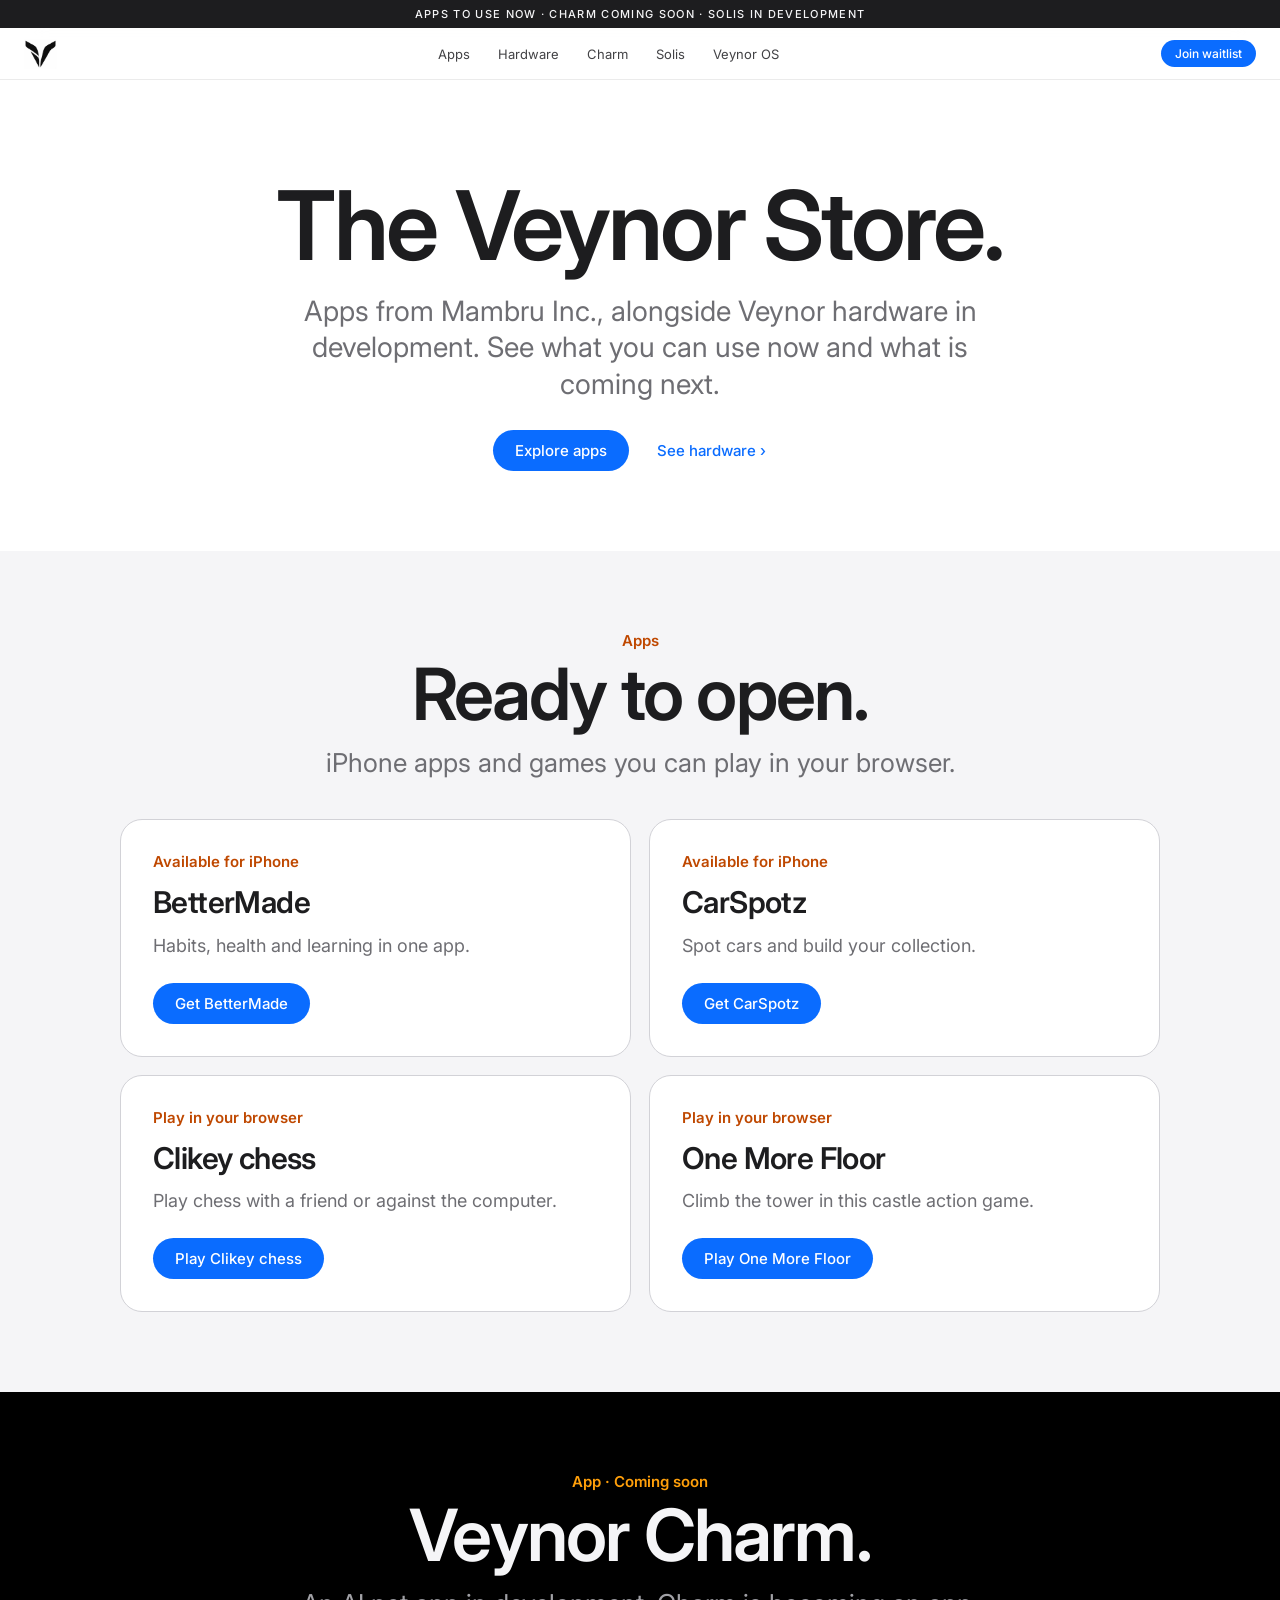
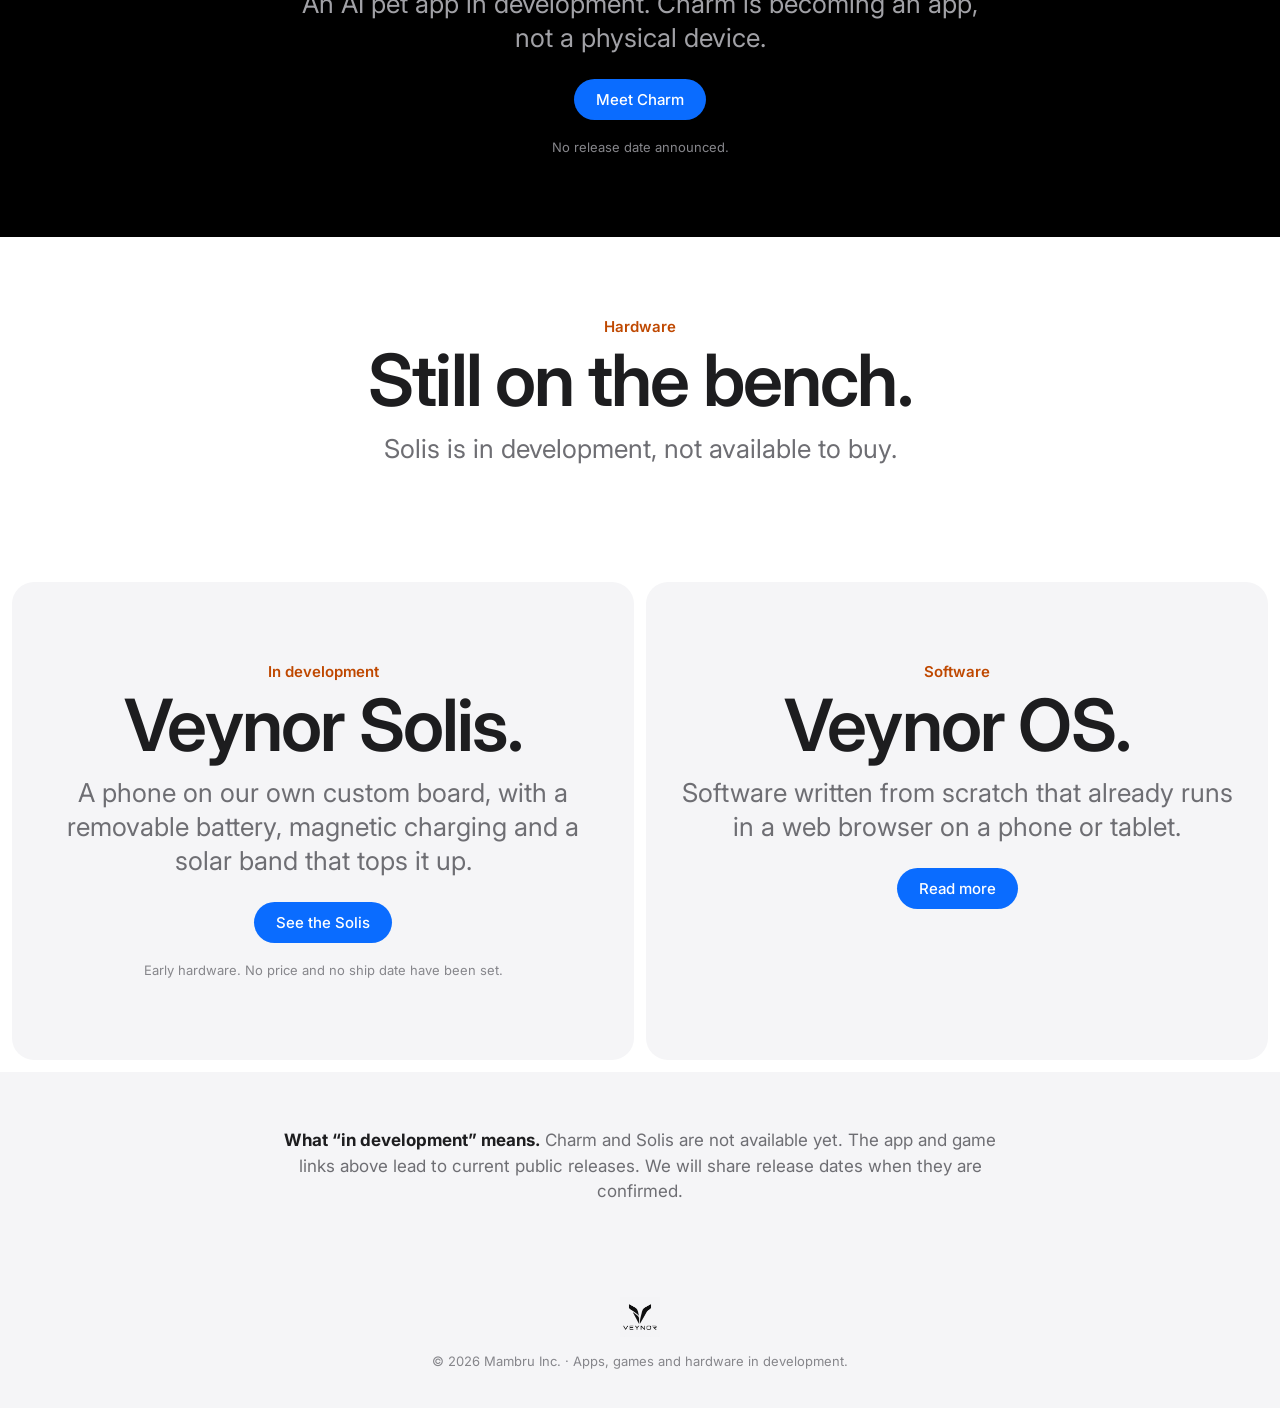
<file: index.html>
<!doctype html>
<html lang="en"><head><meta charset="utf-8">
<meta name="viewport" content="width=device-width,initial-scale=1">
<title>Veynor Store — Apps and hardware</title>
<meta name="description" content="Explore BetterMade, CarSpotz, Clikey chess and One More Floor. Charm is a coming-soon AI pet app; Solis hardware is in development.">
<link rel="preconnect" href="https://fonts.googleapis.com">
<link href="https://fonts.googleapis.com/css2?family=Inter:wght@400;500;600&display=swap" rel="stylesheet">
<link rel="canonical" href="https://mambru.online/">
<link rel="stylesheet" href="style.css">
</head><body>
<div class="bar">Apps to use now · Charm coming soon · Solis in development</div>
<nav><a class="logo" href="index.html"><img src="logo-mark.png" alt="Veynor"></a>
<div class="l"><a href="#apps">Apps</a><a href="#hardware">Hardware</a><a href="charm.html">Charm</a><a href="solis.html">Solis</a><a href="solis.html#os">Veynor OS</a></div>
<a class="cta" href="charm.html#waitlist">Join waitlist</a></nav>


<header class="hero">
<h1>The Veynor Store.</h1>
<p class="lead">Apps from Mambru Inc., alongside Veynor hardware in development. See what you can use now and what is coming next.</p>
<a class="pill" href="#apps">Explore apps</a><a class="pill o" href="#hardware">See hardware ›</a>
</header>

<section class="tile soft" id="apps" aria-labelledby="apps-heading">
<p class="eyebrow">Apps</p>
<h2 id="apps-heading">Ready to open.</h2>
<p class="sub">iPhone apps and games you can play in your browser.</p>
<div class="app-grid">
<article class="app-card"><p class="eyebrow">Available for iPhone</p><h3>BetterMade</h3><p>Habits, health and learning in one app.</p><a class="pill" href="bettermade-thanks.html">Get BetterMade</a></article>
<article class="app-card"><p class="eyebrow">Available for iPhone</p><h3>CarSpotz</h3><p>Spot cars and build your collection.</p><a class="pill" href="carspotz-thanks.html">Get CarSpotz</a></article>
<article class="app-card"><p class="eyebrow">Play in your browser</p><h3>Clikey chess</h3><p>Play chess with a friend or against the computer.</p><a class="pill" href="https://clikey.store/">Play Clikey chess</a></article>
<article class="app-card"><p class="eyebrow">Play in your browser</p><h3>One More Floor</h3><p>Climb the tower in this castle action game.</p><a class="pill" href="https://clikey.store/one-more-floor/index.html">Play One More Floor</a></article>
</div>
</section>

<section class="tile dark" id="charm">
<p class="eyebrow">App · Coming soon</p>
<h2>Veynor Charm.</h2>
<p class="sub">An AI pet app in development. Charm is becoming an app, not a physical device.</p>
<a class="pill" href="charm.html">Meet Charm</a>
<p class="fine" style="margin-top:18px">No release date announced.</p>
</section>

<section class="tile" id="hardware" aria-labelledby="hardware-heading">
<p class="eyebrow">Hardware</p><h2 id="hardware-heading">Still on the bench.</h2>
<p class="sub">Solis is in development, not available to buy.</p>
</section>

<div class="split">
<section class="tile soft" id="solis">
<p class="eyebrow">In development</p>
<h2>Veynor Solis.</h2>
<p class="sub">A phone on our own custom board, with a removable battery, magnetic charging and a solar band that tops it up.</p>
<a class="pill" href="solis.html">See the Solis</a>
<p class="fine" style="margin-top:18px">Early hardware. No price and no ship date have been set.</p>
</section>
<section class="tile soft" id="os">
<p class="eyebrow">Software</p>
<h2>Veynor OS.</h2>
<p class="sub">Software written from scratch that already runs in a web browser on a phone or tablet.</p>
<a class="pill" href="solis.html#os">Read more</a>
</section>
</div>

<section class="honest"><p><b>What “in development” means.</b> Charm and Solis are not available yet. The app and game links above lead to current public releases. We will share release dates when they are confirmed.</p></section>
<footer><img src="logo-full.png" alt="Veynor"><div>© 2026 Mambru Inc. · Apps, games and hardware in development.</div></footer>
</body></html>
</file>
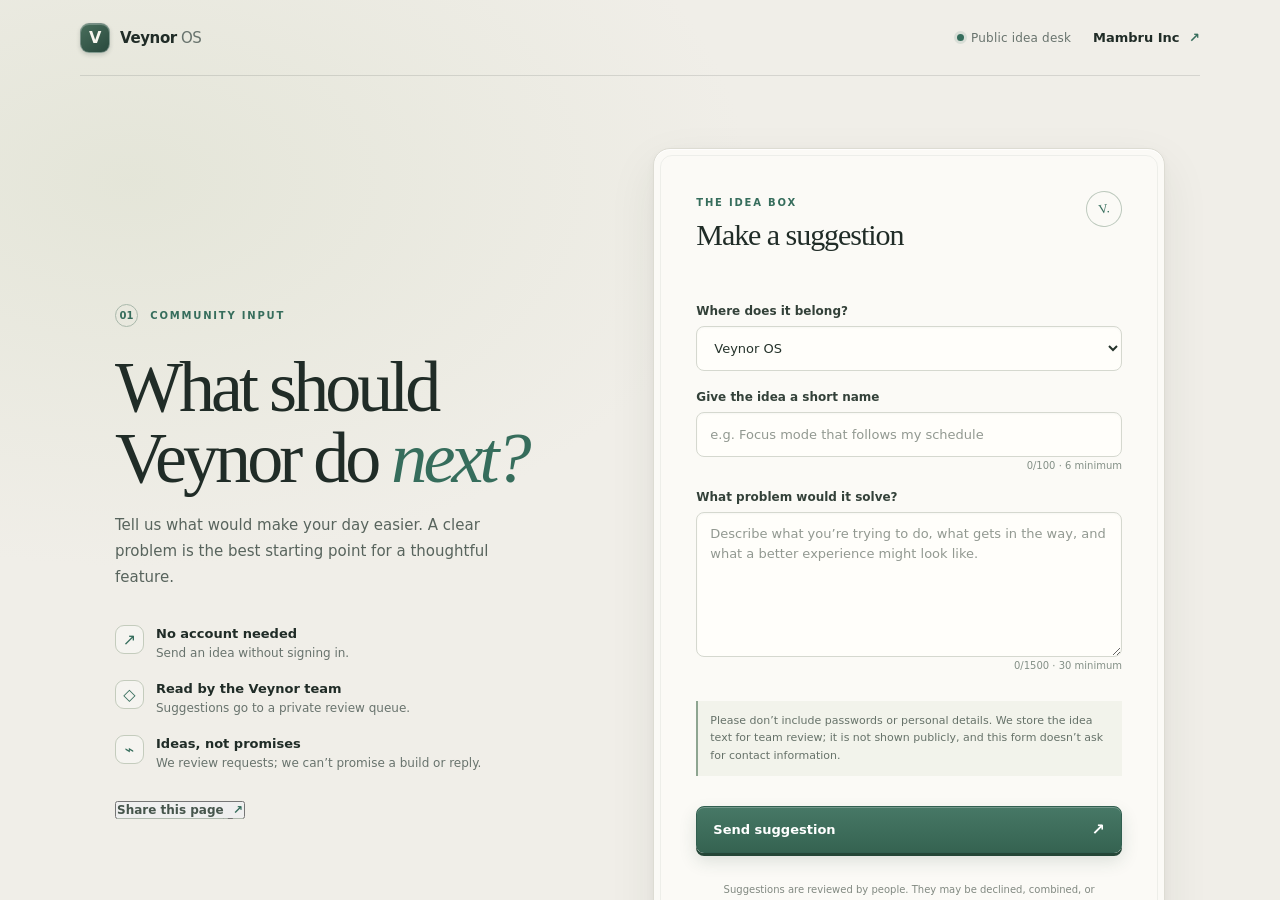
<file: veynor/ideas/index.html>
<!doctype html>
<html lang="en">
  <head>
    <meta charset="UTF-8" />
    <meta name="viewport" content="width=device-width, initial-scale=1.0, viewport-fit=cover" />
    <meta name="theme-color" content="#f0eee8" />
    <meta name="description" content="Share an idea for Veynor OS. No account needed." />
    <title>Suggest a feature · Veynor</title>
    <script type="module" crossorigin src="/veynor/ideas/assets/index-BqQ0sTD5.js"></script>
  </head>
  <body>
    <div id="root"></div>
  </body>
</html>
</file>
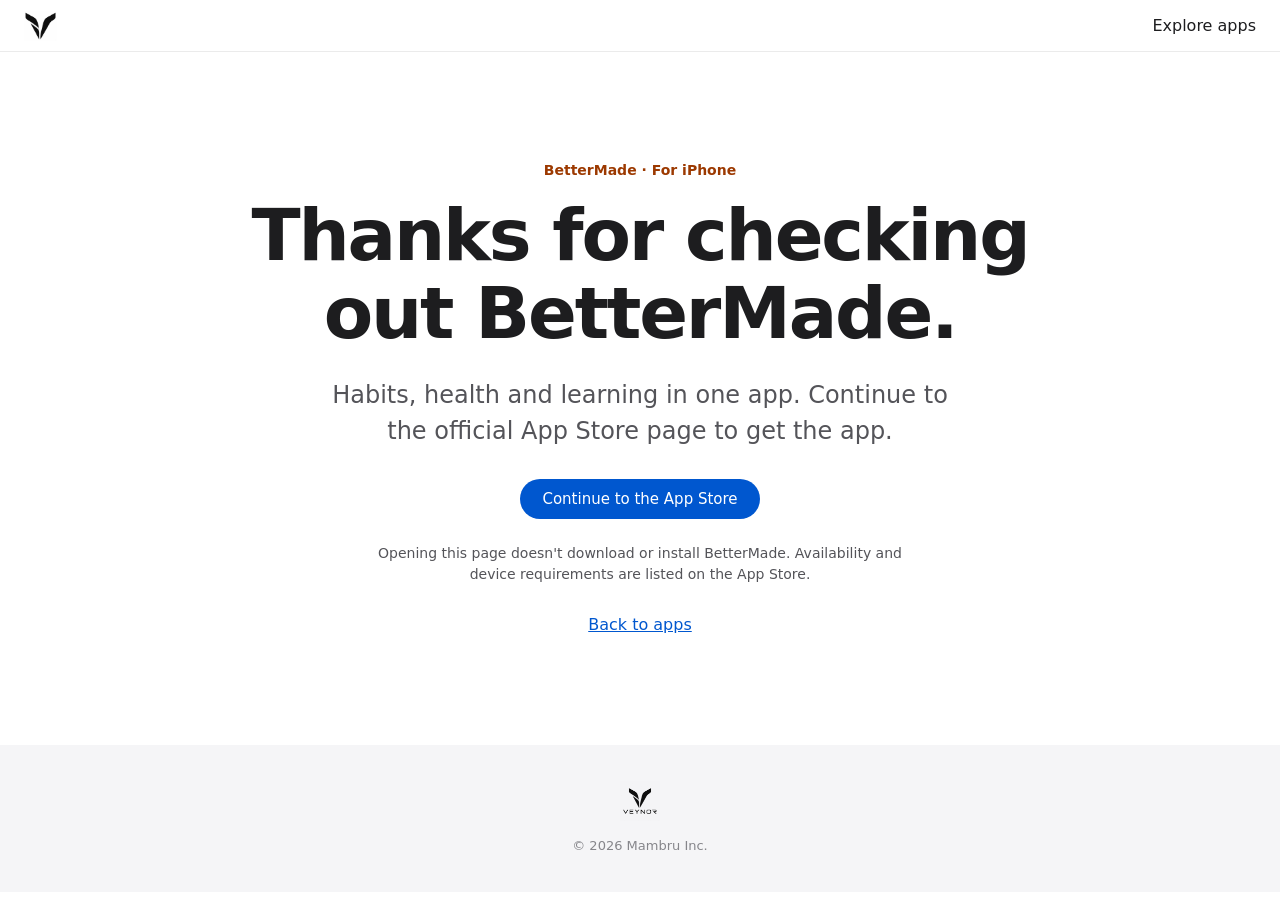
<file: bettermade-thanks.html>
<!doctype html>
<html lang="en"><head><meta charset="utf-8">
<meta name="viewport" content="width=device-width,initial-scale=1">
<meta name="robots" content="noindex,follow">
<title>Explore BetterMade — Veynor</title>
<link rel="stylesheet" href="style.css"><link rel="stylesheet" href="shared/thanks.css">
</head><body>
<nav aria-label="Main"><a class="logo" href="index.html"><img src="logo-mark.png" alt="Veynor home"></a><a href="index.html#apps">Explore apps</a></nav>
<main class="thanks">
<p class="eyebrow">BetterMade · For iPhone</p>
<h1>Thanks for checking out BetterMade.</h1>
<p class="lead">Habits, health and learning in one app. Continue to the official App Store page to get the app.</p>
<a class="pill" href="https://apps.apple.com/us/app/bettermade/id6793692530">Continue to the App Store</a>
<p class="note">Opening this page doesn't download or install BetterMade. Availability and device requirements are listed on the App Store.</p>
<a class="back" href="index.html#apps">Back to apps</a>
</main>
<footer><img src="logo-full.png" alt="Veynor"><div>© 2026 Mambru Inc.</div></footer>
</body></html>
</file>
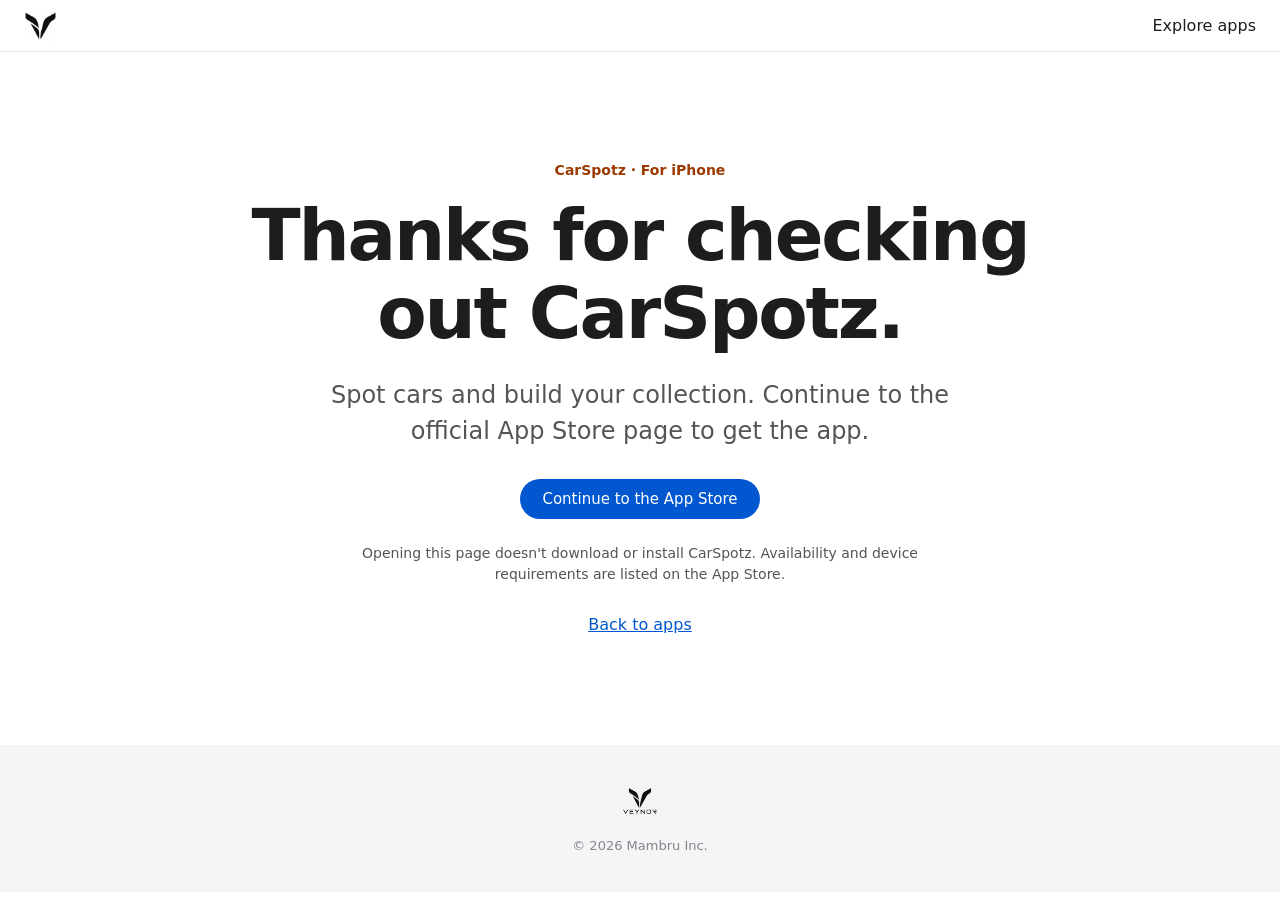
<file: carspotz-thanks.html>
<!doctype html>
<html lang="en"><head><meta charset="utf-8">
<meta name="viewport" content="width=device-width,initial-scale=1">
<meta name="robots" content="noindex,follow">
<title>Explore CarSpotz — Veynor</title>
<link rel="stylesheet" href="style.css"><link rel="stylesheet" href="shared/thanks.css">
</head><body>
<nav aria-label="Main"><a class="logo" href="index.html"><img src="logo-mark.png" alt="Veynor home"></a><a href="index.html#apps">Explore apps</a></nav>
<main class="thanks">
<p class="eyebrow">CarSpotz · For iPhone</p>
<h1>Thanks for checking out CarSpotz.</h1>
<p class="lead">Spot cars and build your collection. Continue to the official App Store page to get the app.</p>
<a class="pill" href="https://apps.apple.com/us/app/carspotz/id6790891644">Continue to the App Store</a>
<p class="note">Opening this page doesn't download or install CarSpotz. Availability and device requirements are listed on the App Store.</p>
<a class="back" href="index.html#apps">Back to apps</a>
</main>
<footer><img src="logo-full.png" alt="Veynor"><div>© 2026 Mambru Inc.</div></footer>
</body></html>
</file>
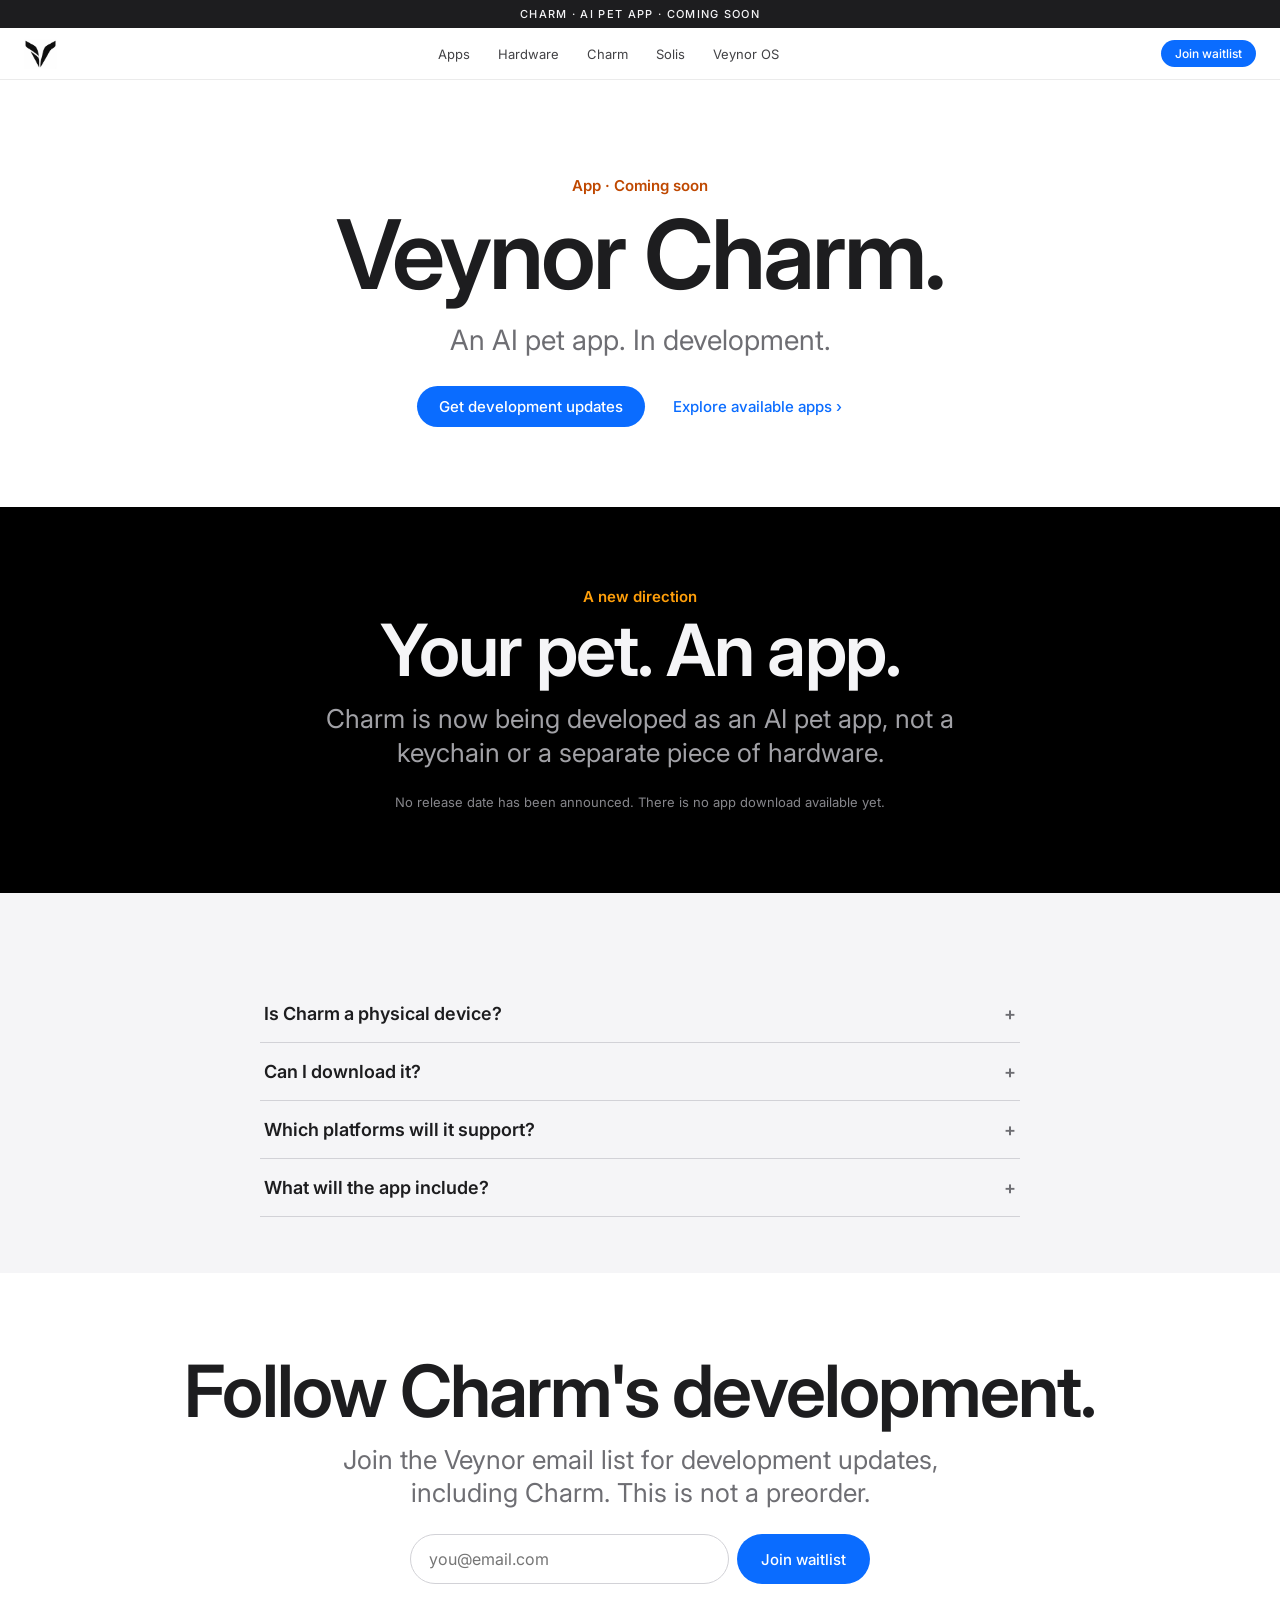
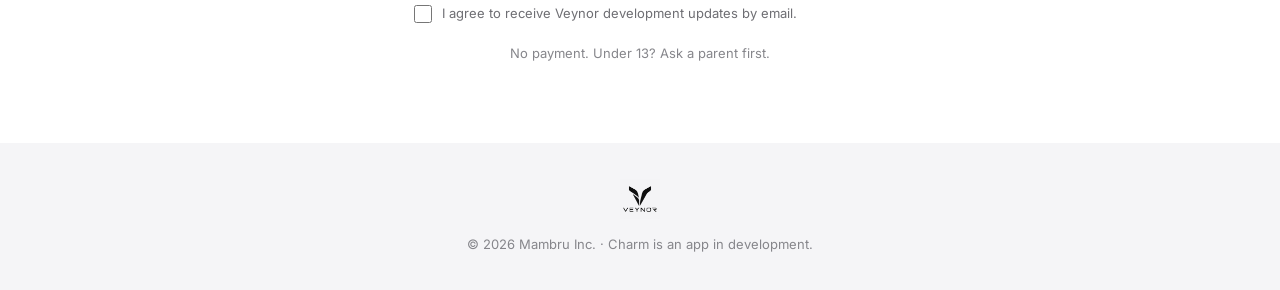
<file: charm.html>
<!doctype html>
<html lang="en"><head><meta charset="utf-8">
<meta name="viewport" content="width=device-width,initial-scale=1">
<title>Veynor Charm — AI pet app, coming soon</title>
<meta name="description" content="Charm is a coming-soon AI pet app from Veynor. In development, with no release date announced.">
<link rel="preconnect" href="https://fonts.googleapis.com">
<link href="https://fonts.googleapis.com/css2?family=Inter:wght@400;500;600&display=swap" rel="stylesheet">
<link rel="canonical" href="https://mambru.online/charm.html">
<link rel="stylesheet" href="style.css">
</head><body>
<div class="bar">Charm · AI pet app · Coming soon</div>
<nav><a class="logo" href="index.html"><img src="logo-mark.png" alt="Veynor"></a>
<div class="l"><a href="index.html#apps">Apps</a><a href="index.html#hardware">Hardware</a><a href="charm.html">Charm</a><a href="solis.html">Solis</a><a href="solis.html#os">Veynor OS</a></div>
<a class="cta" href="charm.html#waitlist">Join waitlist</a></nav>


<header class="hero">
<p style="font:600 15px var(--s);color:#bf4800;margin-bottom:10px">App · Coming soon</p>
<h1>Veynor Charm.</h1>
<p class="lead">An AI pet app. In development.</p>
<a class="pill" href="#waitlist">Get development updates</a><a class="pill o" href="index.html#apps">Explore available apps ›</a>
</header>

<section class="tile dark">
<p class="eyebrow">A new direction</p>
<h2>Your pet. An app.</h2>
<p class="sub">Charm is now being developed as an AI pet app, not a keychain or a separate piece of hardware.</p>
<p class="fine">No release date has been announced. There is no app download available yet.</p>
</section>

<section class="honest"><div class="faq">
<details><summary>Is Charm a physical device?</summary><p>No. Charm is becoming an AI pet app. Earlier descriptions of a keychain device no longer describe the product.</p></details>
<details><summary>Can I download it?</summary><p>Not yet. Charm is coming soon, and no release date has been announced.</p></details>
<details><summary>Which platforms will it support?</summary><p>Platform availability will be shared when it is confirmed.</p></details>
<details><summary>What will the app include?</summary><p>Charm is an AI pet app in development. We will share more about its features as development progresses.</p></details>
</div></section>

<section class="tile" id="waitlist">
<h2>Follow Charm's development.</h2>
<p class="sub">Join the Veynor email list for development updates, including Charm. This is not a preorder.</p>
<form class="wl" data-waitlist data-waitlist-brand="charm">
<input type="email" required placeholder="you@email.com" aria-label="Email address" autocomplete="email">
<button type="submit">Join waitlist</button>
<label class="wl-consent"><input type="checkbox" required> I agree to receive Veynor development updates by email.</label>
</form>
<p class="fine wl-status" role="status">No payment. Under 13? Ask a parent first.</p>
</section>
<footer><img src="logo-full.png" alt="Veynor"><div>© 2026 Mambru Inc. · Charm is an app in development.</div></footer>
<script src="shared/captcha.js"></script><script src="shared/thanks.js"></script><script src="waitlist.js"></script>
</body></html>
</file>
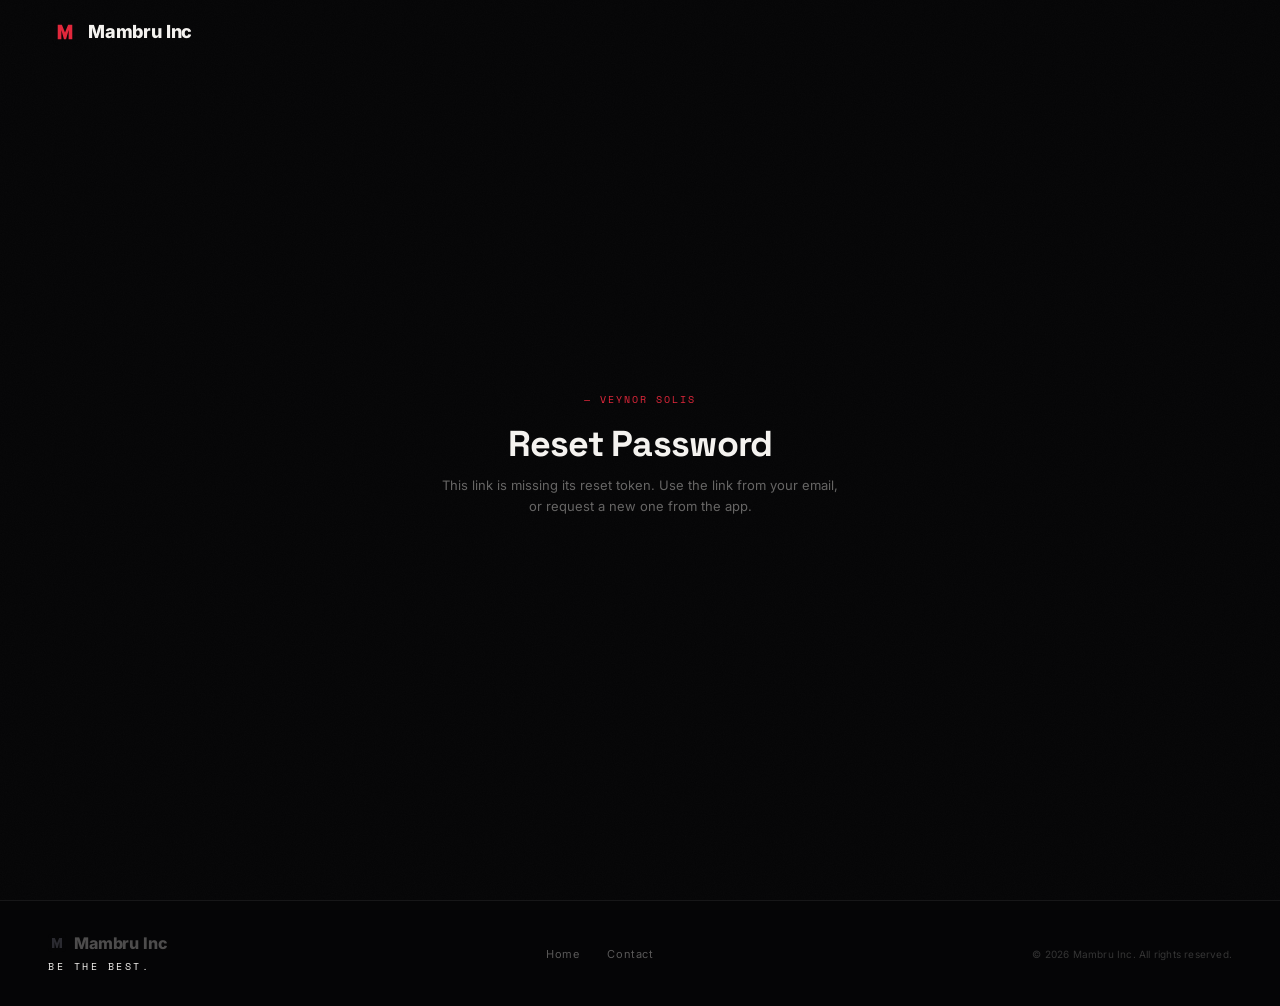
<file: reset-password.html>
<!DOCTYPE html>
<!-- Added 2026-09-08 — rotation 2 apps audit, item #20 ("password reset
     links that expire"). There was no reset flow anywhere before this — the
     Veynor Solis account system (mambru-backend/routes/veynorAccount.js) had
     signup/login but nothing for a forgotten password. This is where the
     emailed reset link lands: reads ?token= from the URL, posts the new
     password to /api/veynor/account/reset-password, which validates the
     token against veynor_password_resets (1-hour expiry, single-use). -->
<html lang="en">
<head>
<meta charset="UTF-8">
<meta name="viewport" content="width=device-width, initial-scale=1.0">
<title>Reset Password — Veynor Solis</title>
<meta name="robots" content="noindex">
<meta name="theme-color" content="#050506">
<link rel="canonical" href="https://mambru.online/reset-password.html">
<link rel="icon" href="data:image/svg+xml,%3Csvg xmlns=%27http://www.w3.org/2000/svg%27 viewBox=%270 0 100 100%27%3E%3Crect width=%27100%27 height=%27100%27 rx=%2722%27 fill=%27%23050506%27/%3E%3Cdefs%3E%3ClinearGradient id=%27g%27 x1=%270%27 y1=%270%27 x2=%271%27 y2=%271%27%3E%3Cstop offset=%270%25%27 stop-color=%27%23e2263a%27/%3E%3Cstop offset=%27100%25%27 stop-color=%27%23f5f3f0%27/%3E%3C/linearGradient%3E%3C/defs%3E%3Cpath d=%27M22 78 L22 22 L38 22 L50 52 L62 22 L78 22 L78 78 L64 78 L64 42 L54 78 L46 78 L36 42 L36 78 Z%27 fill=%27url(%23g)%27/%3E%3C/svg%3E">
<link rel="stylesheet" href="shared/fonts.css">
<link rel="stylesheet" href="shared/base.css">
<style>
#reset{min-height:100svh;display:flex;flex-direction:column;align-items:center;justify-content:center;padding:100px 24px 60px}
.reset-card{width:100%;max-width:400px}
.reset-eye{font-family:var(--m);font-size:10px;letter-spacing:.2em;text-transform:uppercase;color:var(--red);margin-bottom:14px;text-align:center}
.reset-title{font-family:var(--dh);font-weight:700;font-size:clamp(28px,5vw,36px);letter-spacing:-.02em;text-align:center;margin-bottom:8px}
.reset-sub{font-size:13px;color:var(--muted);text-align:center;margin-bottom:32px;line-height:1.6}
.reset-field{margin-bottom:16px}
.reset-field label{display:block;font-size:11px;color:var(--muted);margin-bottom:6px;letter-spacing:.02em}
.reset-field input{width:100%;background:var(--card);border:1px solid var(--border);border-radius:10px;padding:13px 14px;color:var(--white);font-family:var(--d);font-size:14px;outline:none;transition:border-color .2s}
.reset-field input:focus{border-color:var(--border-hi)}
.reset-submit{width:100%;margin-top:8px}
.reset-status{margin-top:18px;font-size:12px;text-align:center;line-height:1.6;min-height:16px}
.reset-status.err{color:var(--red)}
.reset-status.ok{color:var(--green)}
.reset-done{display:none;text-align:center}
.reset-done.show{display:block}
.reset-form.hide{display:none}
</style>
</head>
<body style="cursor:auto">

<nav>
  <a href="index.html" class="nav-logo"><svg class="brand-mark" viewBox="0 0 100 100" aria-hidden="true"><rect width="100" height="100" rx="22" fill="#050506"/><path d="M22 78 L22 22 L38 22 L50 52 L62 22 L78 22 L78 78 L64 78 L64 42 L54 78 L46 78 L36 42 L36 78 Z" fill="#e2263a"/></svg>Mambru Inc</a>
</nav>

<section id="reset">
  <div class="reset-card">
    <p class="reset-eye">— Veynor Solis</p>
    <h1 class="reset-title">Reset Password</h1>

    <div id="noToken" style="display:none">
      <p class="reset-sub">This link is missing its reset token. Use the link from your email, or request a new one from the app.</p>
    </div>

    <form id="resetForm" class="reset-form">
      <p class="reset-sub">Choose a new password for your account. This link expires one hour after it was sent and only works once.</p>
      <div class="reset-field">
        <label for="pw1">New password</label>
        <input type="password" id="pw1" minlength="8" required autocomplete="new-password">
      </div>
      <div class="reset-field">
        <label for="pw2">Confirm password</label>
        <input type="password" id="pw2" minlength="8" required autocomplete="new-password">
      </div>
      <button type="submit" class="btn-fill reset-submit"><span>Set New Password</span></button>
      <p class="reset-status" id="status"></p>
    </form>

    <div id="doneState" class="reset-done">
      <p class="reset-status ok" style="margin-top:0">Password updated. You can sign in with your new password in the app now.</p>
    </div>
  </div>
</section>

<footer>
  <div>
    <div class="footer-logo"><svg class="brand-mark" viewBox="0 0 100 100" aria-hidden="true"><rect width="100" height="100" rx="22" fill="#050506"/><path d="M22 78 L22 22 L38 22 L50 52 L62 22 L78 22 L78 78 L64 78 L64 42 L54 78 L46 78 L36 42 L36 78 Z" fill="#3a3a42"/></svg>Mambru Inc</div>
    <p class="footer-tagline">Be The Best.</p>
  </div>
  <div class="footer-links">
    <a href="home.html">Home</a>
    <a href="mailto:chrisclm713@gmail.com">Contact</a>
  </div>
  <p class="footer-copy">© <span id="fyear"></span> Mambru Inc. All rights reserved.</p>
</footer>

<script>
(function(){
  const yearEl=document.getElementById('fyear');
  if(yearEl)yearEl.textContent=new Date().getFullYear();

  const MEGA_BACKEND_URL='https://mega-backend-production.up.railway.app';
  const token=new URLSearchParams(location.search).get('token');
  const form=document.getElementById('resetForm');
  const status=document.getElementById('status');

  if(!token){
    document.getElementById('noToken').style.display='block';
    form.classList.add('hide');
    return;
  }

  form.addEventListener('submit', async (e)=>{
    e.preventDefault();
    const pw1=document.getElementById('pw1').value;
    const pw2=document.getElementById('pw2').value;
    status.className='reset-status';
    status.textContent='';

    if(pw1.length<8){ status.className='reset-status err'; status.textContent='Password must be at least 8 characters.'; return; }
    if(pw1!==pw2){ status.className='reset-status err'; status.textContent="Passwords don't match."; return; }

    const btn=form.querySelector('button');
    btn.disabled=true;
    try{
      const r=await fetch(`${MEGA_BACKEND_URL}/api/veynor/account/reset-password`,{
        method:'POST',
        headers:{'Content-Type':'application/json'},
        body:JSON.stringify({token, new_password:pw1}),
      });
      const d=await r.json().catch(()=>({}));
      if(!r.ok){
        status.className='reset-status err';
        status.textContent=d.error||'Something went wrong. Your link may have expired — request a new one from the app.';
        btn.disabled=false;
        return;
      }
      form.classList.add('hide');
      document.getElementById('doneState').classList.add('show');
    }catch(err){
      status.className='reset-status err';
      status.textContent='Could not reach the server. Check your connection and try again.';
      btn.disabled=false;
    }
  });
})();
</script>
</body>
</html>
</file>
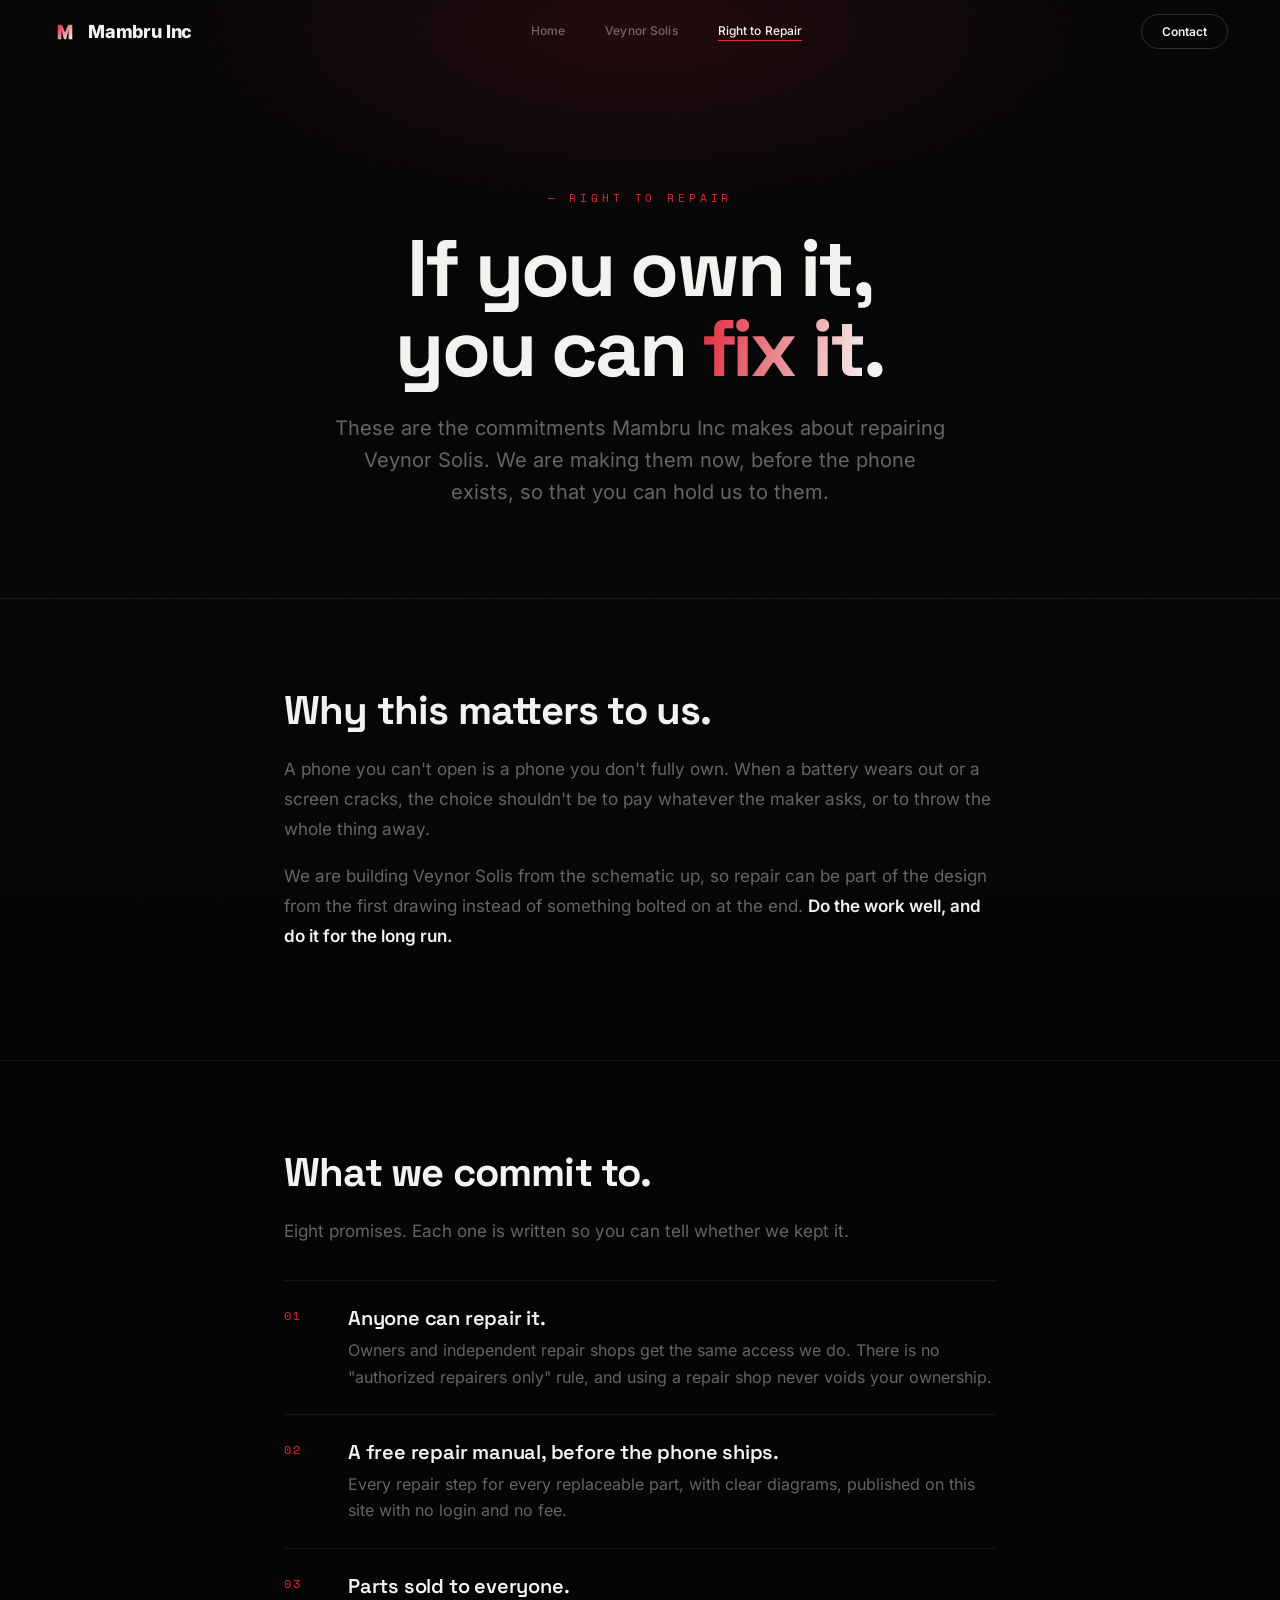
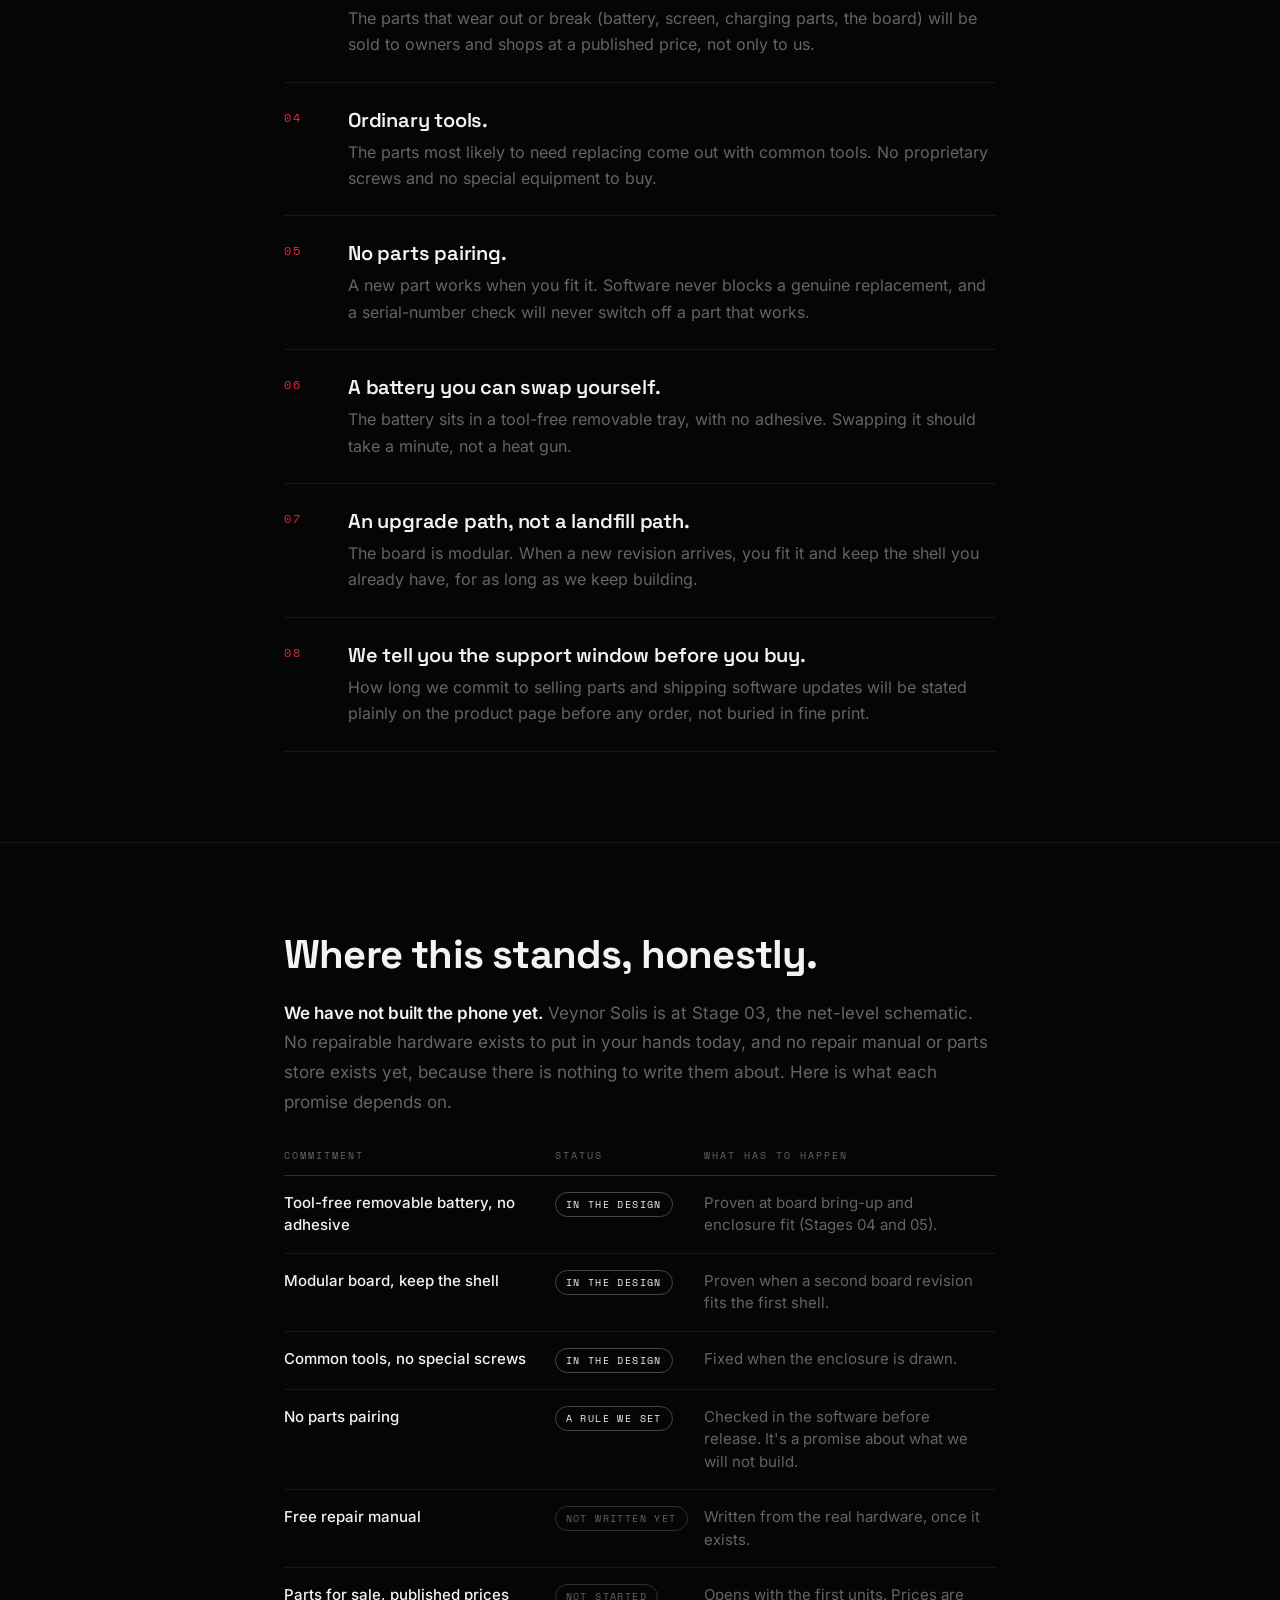
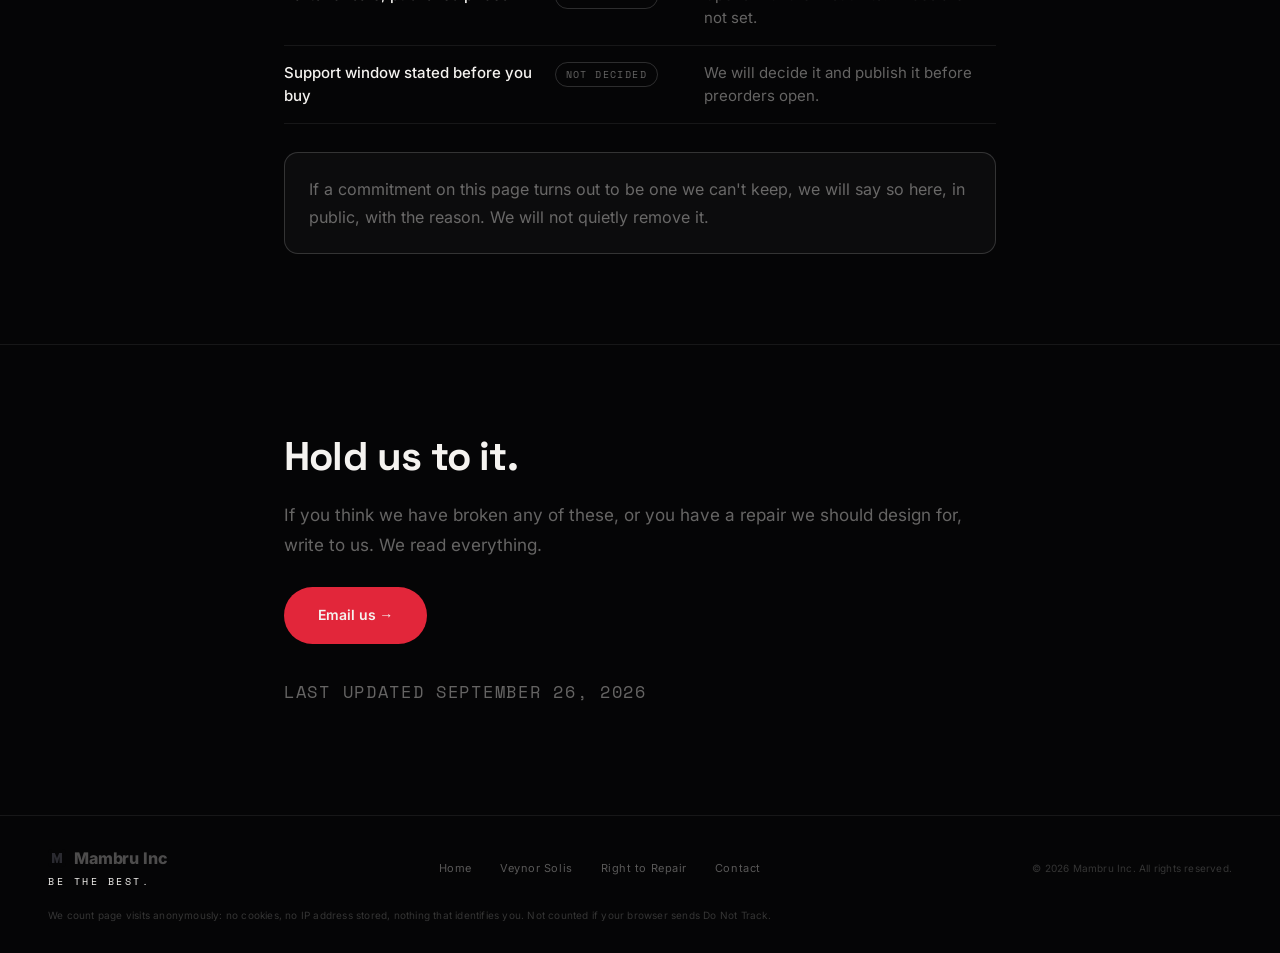
<file: right-to-repair.html>
<!DOCTYPE html>
<html lang="en">
<head>
<meta charset="UTF-8">
<meta name="viewport" content="width=device-width, initial-scale=1.0">
<title>Right to Repair — Mambru Inc</title>
<meta name="description" content="What Mambru Inc commits to on repair for Veynor Solis, and what is and isn't built yet. If you own it, you can fix it.">
<meta name="theme-color" content="#050506">
<link rel="canonical" href="https://mambru.online/right-to-repair.html">
<link rel="icon" href="data:image/svg+xml,%3Csvg xmlns=%27http://www.w3.org/2000/svg%27 viewBox=%270 0 100 100%27%3E%3Crect width=%27100%27 height=%27100%27 rx=%2722%27 fill=%27%23050506%27/%3E%3Cdefs%3E%3ClinearGradient id=%27g%27 x1=%270%27 y1=%270%27 x2=%271%27 y2=%271%27%3E%3Cstop offset=%270%25%27 stop-color=%27%23e2263a%27/%3E%3Cstop offset=%27100%25%27 stop-color=%27%23f5f3f0%27/%3E%3C/linearGradient%3E%3C/defs%3E%3Cpath d=%27M22 78 L22 22 L38 22 L50 52 L62 22 L78 22 L78 78 L64 78 L64 42 L54 78 L46 78 L36 42 L36 78 Z%27 fill=%27url(%23g)%27/%3E%3C/svg%3E">
<meta property="og:type" content="website">
<meta property="og:title" content="Right to Repair — Mambru Inc">
<meta property="og:description" content="If you own it, you can fix it. What we commit to on repair, and what isn't built yet.">
<meta property="og:url" content="https://mambru.online/right-to-repair.html">
<meta property="og:image" content="https://mambru.online/assets/og-image.png">
<meta name="twitter:card" content="summary_large_image">
<link rel="stylesheet" href="shared/fonts.css">
<link rel="stylesheet" href="shared/base.css">
<style>
.rtr-hero{position:relative;padding:190px 0 90px;text-align:center;overflow:hidden}
.rtr-glow{position:absolute;inset:0;background:radial-gradient(ellipse 60% 50% at 50% 5%,var(--red-glow),transparent 65%);pointer-events:none}
.rtr-inner{position:relative;max-width:820px;margin:0 auto;padding:0 24px}
.rtr-eye{font-family:var(--m);font-size:11px;letter-spacing:.35em;text-transform:uppercase;color:var(--red);margin-bottom:22px}
.rtr-title{font-family:var(--dh);font-weight:700;letter-spacing:-.035em;font-size:clamp(40px,7vw,80px);line-height:1;margin-bottom:24px}
.rtr-title em{font-style:normal;background:linear-gradient(100deg,var(--red),var(--gold));-webkit-background-clip:text;background-clip:text;color:transparent}
.rtr-sub{font-size:clamp(17px,2vw,20px);line-height:1.6;color:var(--muted);max-width:620px;margin:0 auto}
.rtr-sec{border-top:1px solid var(--border);padding:90px 0}
.rtr-wrap{max-width:760px;margin:0 auto;padding:0 24px}
.rtr-wrap h2{font-family:var(--dh);font-weight:700;letter-spacing:-.02em;font-size:clamp(28px,4vw,40px);line-height:1.1;margin-bottom:22px}
.rtr-wrap p{font-size:17px;line-height:1.75;color:var(--muted);margin-bottom:18px}
.rtr-wrap p strong{color:var(--white);font-weight:600}
.pledge{list-style:none;padding:0;margin:34px 0 0;counter-reset:pl}
.pledge li{counter-increment:pl;position:relative;padding:24px 0 24px 64px;border-top:1px solid var(--border)}
.pledge li:last-child{border-bottom:1px solid var(--border)}
.pledge li::before{content:counter(pl,decimal-leading-zero);position:absolute;left:0;top:26px;font-family:var(--m);font-size:12px;letter-spacing:.15em;color:var(--red)}
.pledge h3{font-family:var(--dh);font-weight:600;font-size:20px;letter-spacing:-.01em;color:var(--white);margin-bottom:6px}
.pledge p{font-size:16px;line-height:1.65;margin:0}
.status{width:100%;border-collapse:collapse;margin-top:30px;font-size:15px}
.status th{font-family:var(--m);font-size:10px;letter-spacing:.2em;text-transform:uppercase;color:var(--muted);font-weight:500;text-align:left;padding:0 0 12px;border-bottom:1px solid var(--border-hi)}
.status td{padding:16px 16px 16px 0;border-bottom:1px solid var(--border);vertical-align:top;color:var(--muted);line-height:1.5}
.status td:first-child{color:var(--white);font-weight:500;width:38%}
.tag{display:inline-block;font-family:var(--m);font-size:10px;letter-spacing:.14em;text-transform:uppercase;padding:4px 10px;border-radius:980px;border:1px solid var(--border-hi);white-space:nowrap}
.tag.design{color:var(--gold);border-color:rgba(255,255,255,.25)}
.tag.later{color:var(--muted)}
.rtr-note{margin-top:28px;padding:22px 24px;border:1px solid var(--border-hi);border-radius:14px;background:rgba(255,255,255,.03)}
.rtr-note p{margin:0;font-size:16px}
.rtr-updated{font-family:var(--m);font-size:11px;letter-spacing:.1em;color:var(--muted);margin-top:34px}
@media(max-width:640px){
  .rtr-hero{padding:140px 0 60px}
  .rtr-sec{padding:64px 0}
  .pledge li{padding-left:48px}
  .status thead{display:none}
  .status,.status tbody,.status tr,.status td{display:block;width:100%}
  .status tr{padding:14px 0;border-bottom:1px solid var(--border)}
  .status td{border:0;padding:3px 0}
  .status td:first-child{width:100%}
}
</style>
</head>
<body>
<nav id="nav">
  <a href="index.html" class="nav-logo"><svg class="brand-mark" viewBox="0 0 100 100" aria-hidden="true"><rect width="100" height="100" rx="22" fill="#050506"/><defs><linearGradient id="navg" x1="0" y1="0" x2="1" y2="1"><stop offset="0%" stop-color="#e2263a"/><stop offset="100%" stop-color="#f5f3f0"/></linearGradient></defs><path d="M22 78 L22 22 L38 22 L50 52 L62 22 L78 22 L78 78 L64 78 L64 42 L54 78 L46 78 L36 42 L36 78 Z" fill="url(#navg)"/></svg>Mambru Inc</a>
  <div class="nav-center">
    <a href="home.html">Home</a>
    <a href="solis.html">Veynor Solis</a>
    <a href="right-to-repair.html" class="active">Right to Repair</a>
  </div>
  <div class="nav-right">
    <a href="mailto:chrisclm713@gmail.com" class="btn-line sm">Contact</a>
  </div>
</nav>

<header class="rtr-hero">
  <div class="rtr-glow"></div>
  <div class="rtr-inner">
    <p class="rtr-eye">— Right to Repair</p>
    <h1 class="rtr-title">If you own it,<br>you can <em>fix it</em>.</h1>
    <p class="rtr-sub">These are the commitments Mambru Inc makes about repairing Veynor Solis. We are making them now, before the phone exists, so that you can hold us to them.</p>
  </div>
</header>

<section class="rtr-sec">
  <div class="rtr-wrap">
    <h2>Why this matters to us.</h2>
    <p>A phone you can't open is a phone you don't fully own. When a battery wears out or a screen cracks, the choice shouldn't be to pay whatever the maker asks, or to throw the whole thing away.</p>
    <p>We are building Veynor Solis from the schematic up, so repair can be part of the design from the first drawing instead of something bolted on at the end. <strong>Do the work well, and do it for the long run.</strong></p>
  </div>
</section>

<section class="rtr-sec">
  <div class="rtr-wrap">
    <h2>What we commit to.</h2>
    <p>Eight promises. Each one is written so you can tell whether we kept it.</p>
    <ol class="pledge">
      <li>
        <h3>Anyone can repair it.</h3>
        <p>Owners and independent repair shops get the same access we do. There is no "authorized repairers only" rule, and using a repair shop never voids your ownership.</p>
      </li>
      <li>
        <h3>A free repair manual, before the phone ships.</h3>
        <p>Every repair step for every replaceable part, with clear diagrams, published on this site with no login and no fee.</p>
      </li>
      <li>
        <h3>Parts sold to everyone.</h3>
        <p>The parts that wear out or break (battery, screen, charging parts, the board) will be sold to owners and shops at a published price, not only to us.</p>
      </li>
      <li>
        <h3>Ordinary tools.</h3>
        <p>The parts most likely to need replacing come out with common tools. No proprietary screws and no special equipment to buy.</p>
      </li>
      <li>
        <h3>No parts pairing.</h3>
        <p>A new part works when you fit it. Software never blocks a genuine replacement, and a serial-number check will never switch off a part that works.</p>
      </li>
      <li>
        <h3>A battery you can swap yourself.</h3>
        <p>The battery sits in a tool-free removable tray, with no adhesive. Swapping it should take a minute, not a heat gun.</p>
      </li>
      <li>
        <h3>An upgrade path, not a landfill path.</h3>
        <p>The board is modular. When a new revision arrives, you fit it and keep the shell you already have, for as long as we keep building.</p>
      </li>
      <li>
        <h3>We tell you the support window before you buy.</h3>
        <p>How long we commit to selling parts and shipping software updates will be stated plainly on the product page before any order, not buried in fine print.</p>
      </li>
    </ol>
  </div>
</section>

<section class="rtr-sec">
  <div class="rtr-wrap">
    <h2>Where this stands, honestly.</h2>
    <p><strong>We have not built the phone yet.</strong> Veynor Solis is at Stage 03, the net-level schematic. No repairable hardware exists to put in your hands today, and no repair manual or parts store exists yet, because there is nothing to write them about. Here is what each promise depends on.</p>
    <table class="status">
      <thead><tr><th>Commitment</th><th>Status</th><th>What has to happen</th></tr></thead>
      <tbody>
        <tr><td>Tool-free removable battery, no adhesive</td><td><span class="tag design">In the design</span></td><td>Proven at board bring-up and enclosure fit (Stages 04 and 05).</td></tr>
        <tr><td>Modular board, keep the shell</td><td><span class="tag design">In the design</span></td><td>Proven when a second board revision fits the first shell.</td></tr>
        <tr><td>Common tools, no special screws</td><td><span class="tag design">In the design</span></td><td>Fixed when the enclosure is drawn.</td></tr>
        <tr><td>No parts pairing</td><td><span class="tag design">A rule we set</span></td><td>Checked in the software before release. It's a promise about what we will not build.</td></tr>
        <tr><td>Free repair manual</td><td><span class="tag later">Not written yet</span></td><td>Written from the real hardware, once it exists.</td></tr>
        <tr><td>Parts for sale, published prices</td><td><span class="tag later">Not started</span></td><td>Opens with the first units. Prices are not set.</td></tr>
        <tr><td>Support window stated before you buy</td><td><span class="tag later">Not decided</span></td><td>We will decide it and publish it before preorders open.</td></tr>
      </tbody>
    </table>
    <div class="rtr-note">
      <p>If a commitment on this page turns out to be one we can't keep, we will say so here, in public, with the reason. We will not quietly remove it.</p>
    </div>
  </div>
</section>

<section class="rtr-sec">
  <div class="rtr-wrap">
    <h2>Hold us to it.</h2>
    <p>If you think we have broken any of these, or you have a repair we should design for, write to us. We read everything.</p>
    <p style="margin-top:26px"><a class="btn-fill" href="mailto:chrisclm713@gmail.com?subject=Right%20to%20repair">Email us →</a></p>
    <p class="rtr-updated">LAST UPDATED SEPTEMBER 26, 2026</p>
  </div>
</section>

<footer>
  <div>
    <div class="footer-logo"><svg class="brand-mark" viewBox="0 0 100 100" aria-hidden="true"><rect width="100" height="100" rx="22" fill="#050506"/><path d="M22 78 L22 22 L38 22 L50 52 L62 22 L78 22 L78 78 L64 78 L64 42 L54 78 L46 78 L36 42 L36 78 Z" fill="#3a3a42"/></svg>Mambru Inc</div>
    <p class="footer-tagline">Be The Best.</p>
  </div>
  <div class="footer-links">
    <a href="home.html">Home</a>
    <a href="solis.html">Veynor Solis</a>
    <a href="right-to-repair.html">Right to Repair</a>
    <a href="mailto:chrisclm713@gmail.com">Contact</a>
  </div>
  <p class="footer-copy">© <span id="fyear"></span> Mambru Inc. All rights reserved.</p>
  <p class="footer-copy">We count page visits anonymously: no cookies, no IP address stored, nothing that identifies you. Not counted if your browser sends Do Not Track.</p>
</footer>

<script>document.getElementById('fyear').textContent=new Date().getFullYear();</script>
<script defer src="shared/analytics.js" data-source="veynor-site"></script>
</body>
</html>
</file>
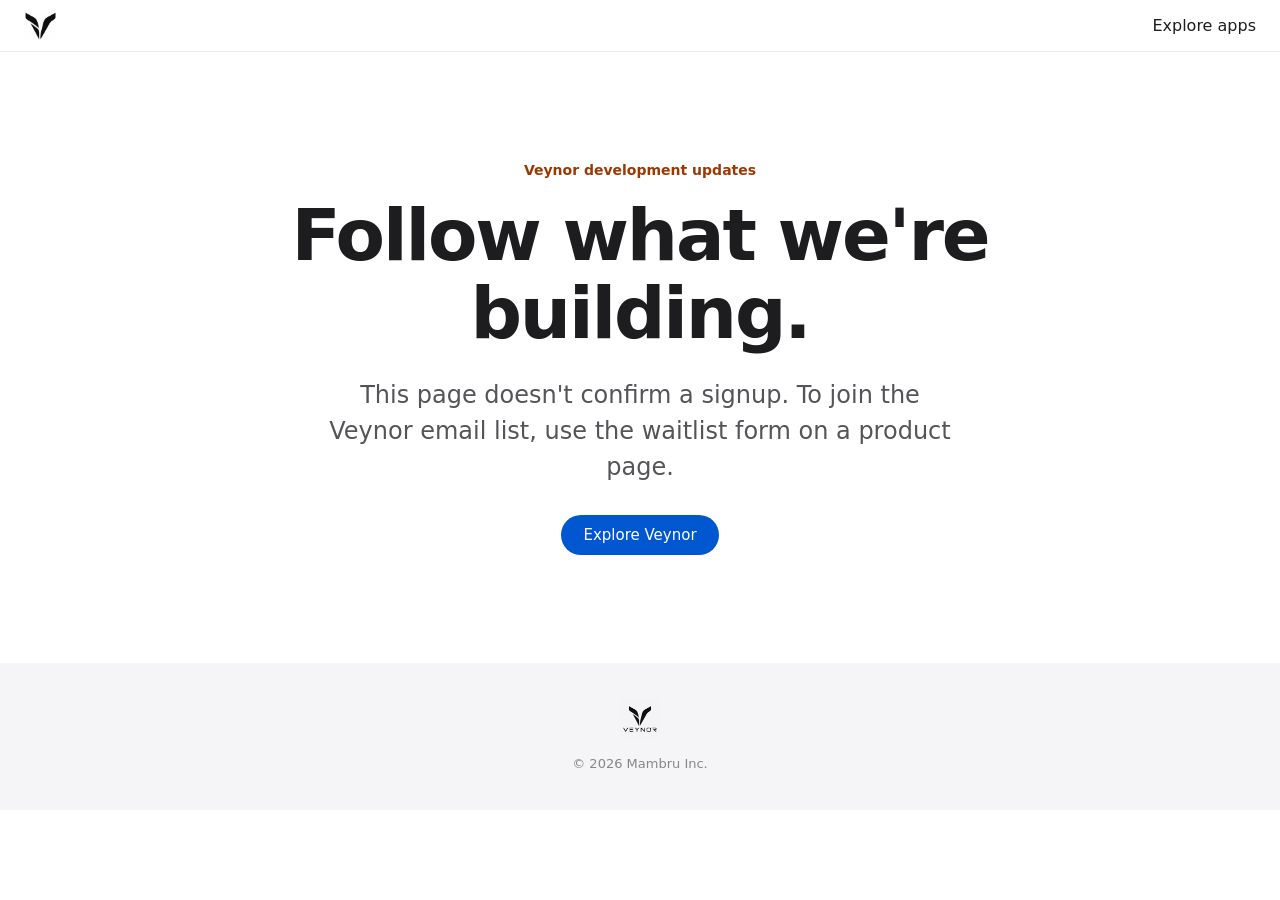
<file: thank-you.html>
<!doctype html>
<html lang="en"><head><meta charset="utf-8">
<meta name="viewport" content="width=device-width,initial-scale=1">
<meta name="robots" content="noindex,follow">
<title>Veynor development updates</title>
<link rel="stylesheet" href="style.css"><link rel="stylesheet" href="shared/thanks.css">
</head><body>
<nav aria-label="Main"><a class="logo" href="index.html"><img src="logo-mark.png" alt="Veynor home"></a><a href="index.html#apps">Explore apps</a></nav>
<main class="thanks" data-waitlist-thanks>
<p class="eyebrow">Veynor development updates</p>
<h1 data-thanks-title>Follow what we're building.</h1>
<p class="lead" data-thanks-copy>This page doesn't confirm a signup. To join the Veynor email list, use the waitlist form on a product page.</p>
<a class="pill" data-thanks-back href="index.html">Explore Veynor</a>
<noscript><p>JavaScript is needed to display a signup confirmation. Check the message on the form you submitted.</p></noscript>
</main>
<script src="shared/thanks.js"></script>
<footer><img src="logo-full.png" alt="Veynor"><div>© 2026 Mambru Inc.</div></footer>
</body></html>
</file>
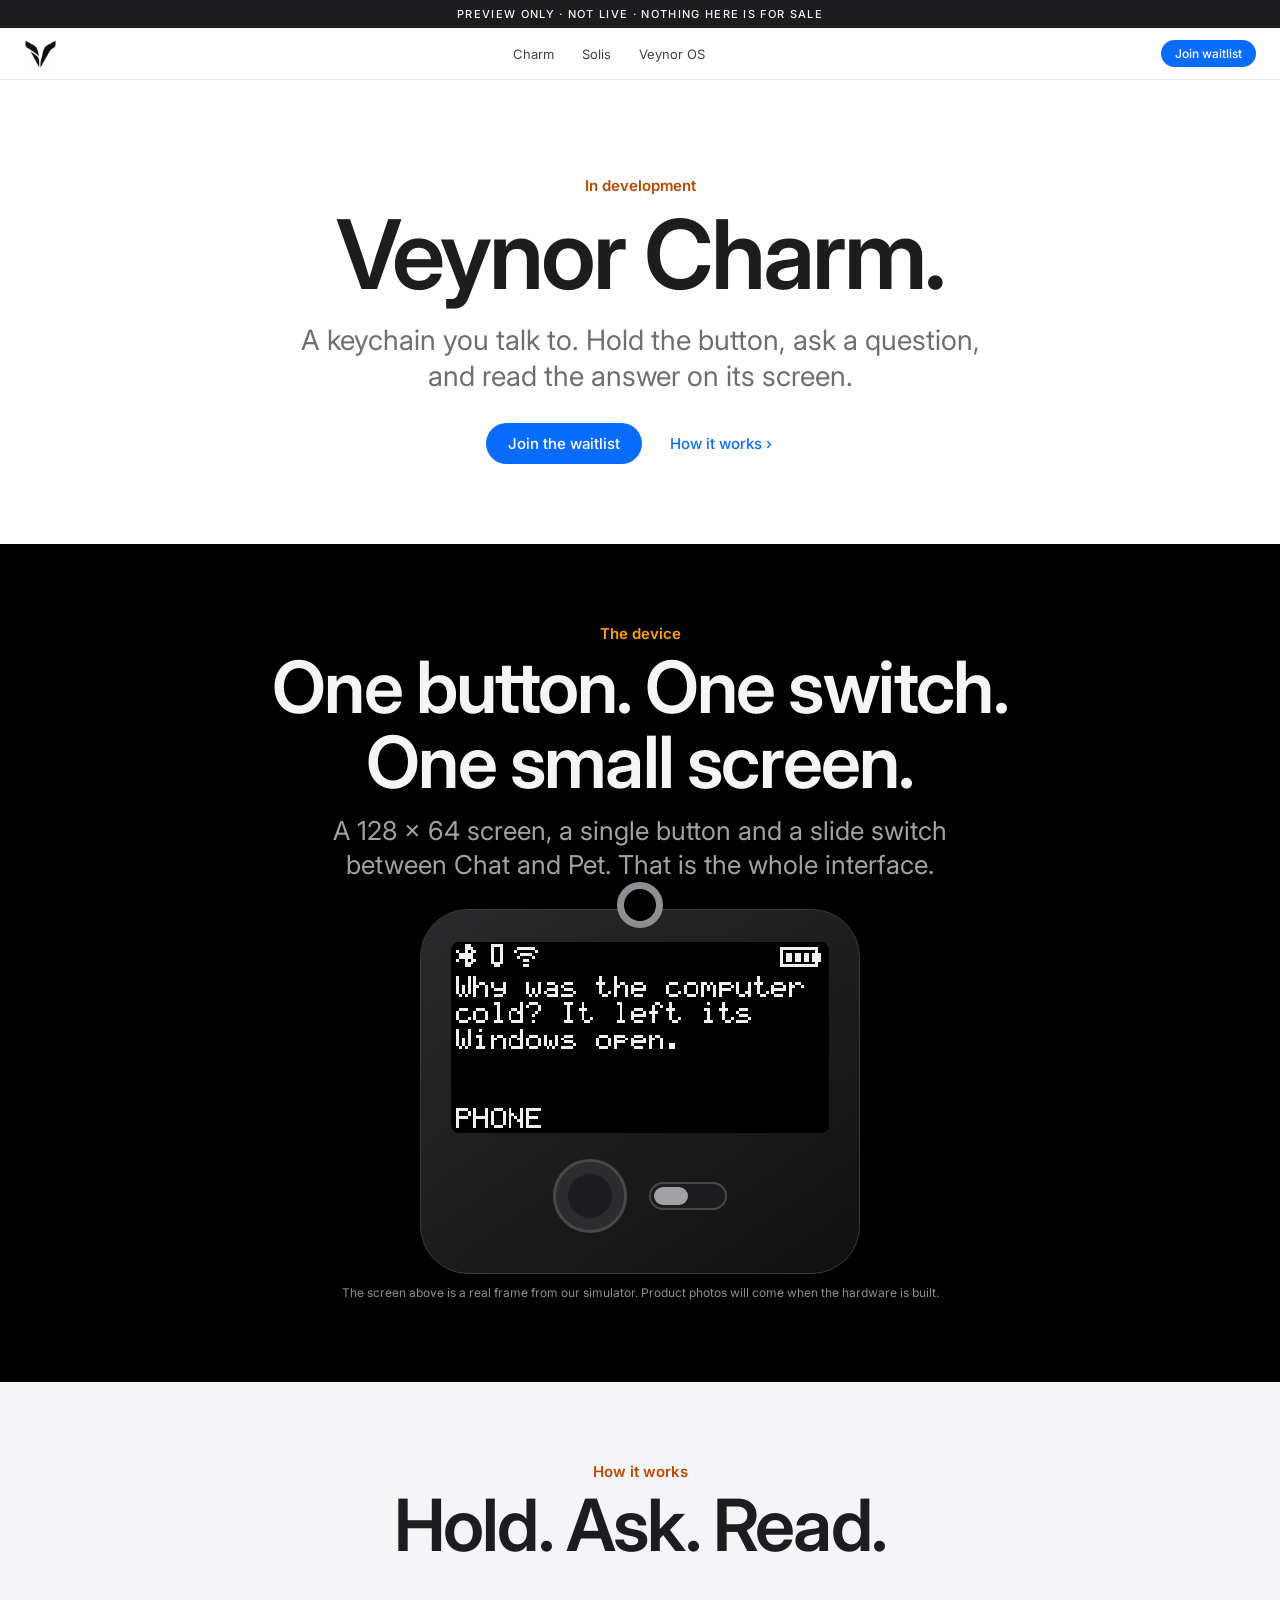
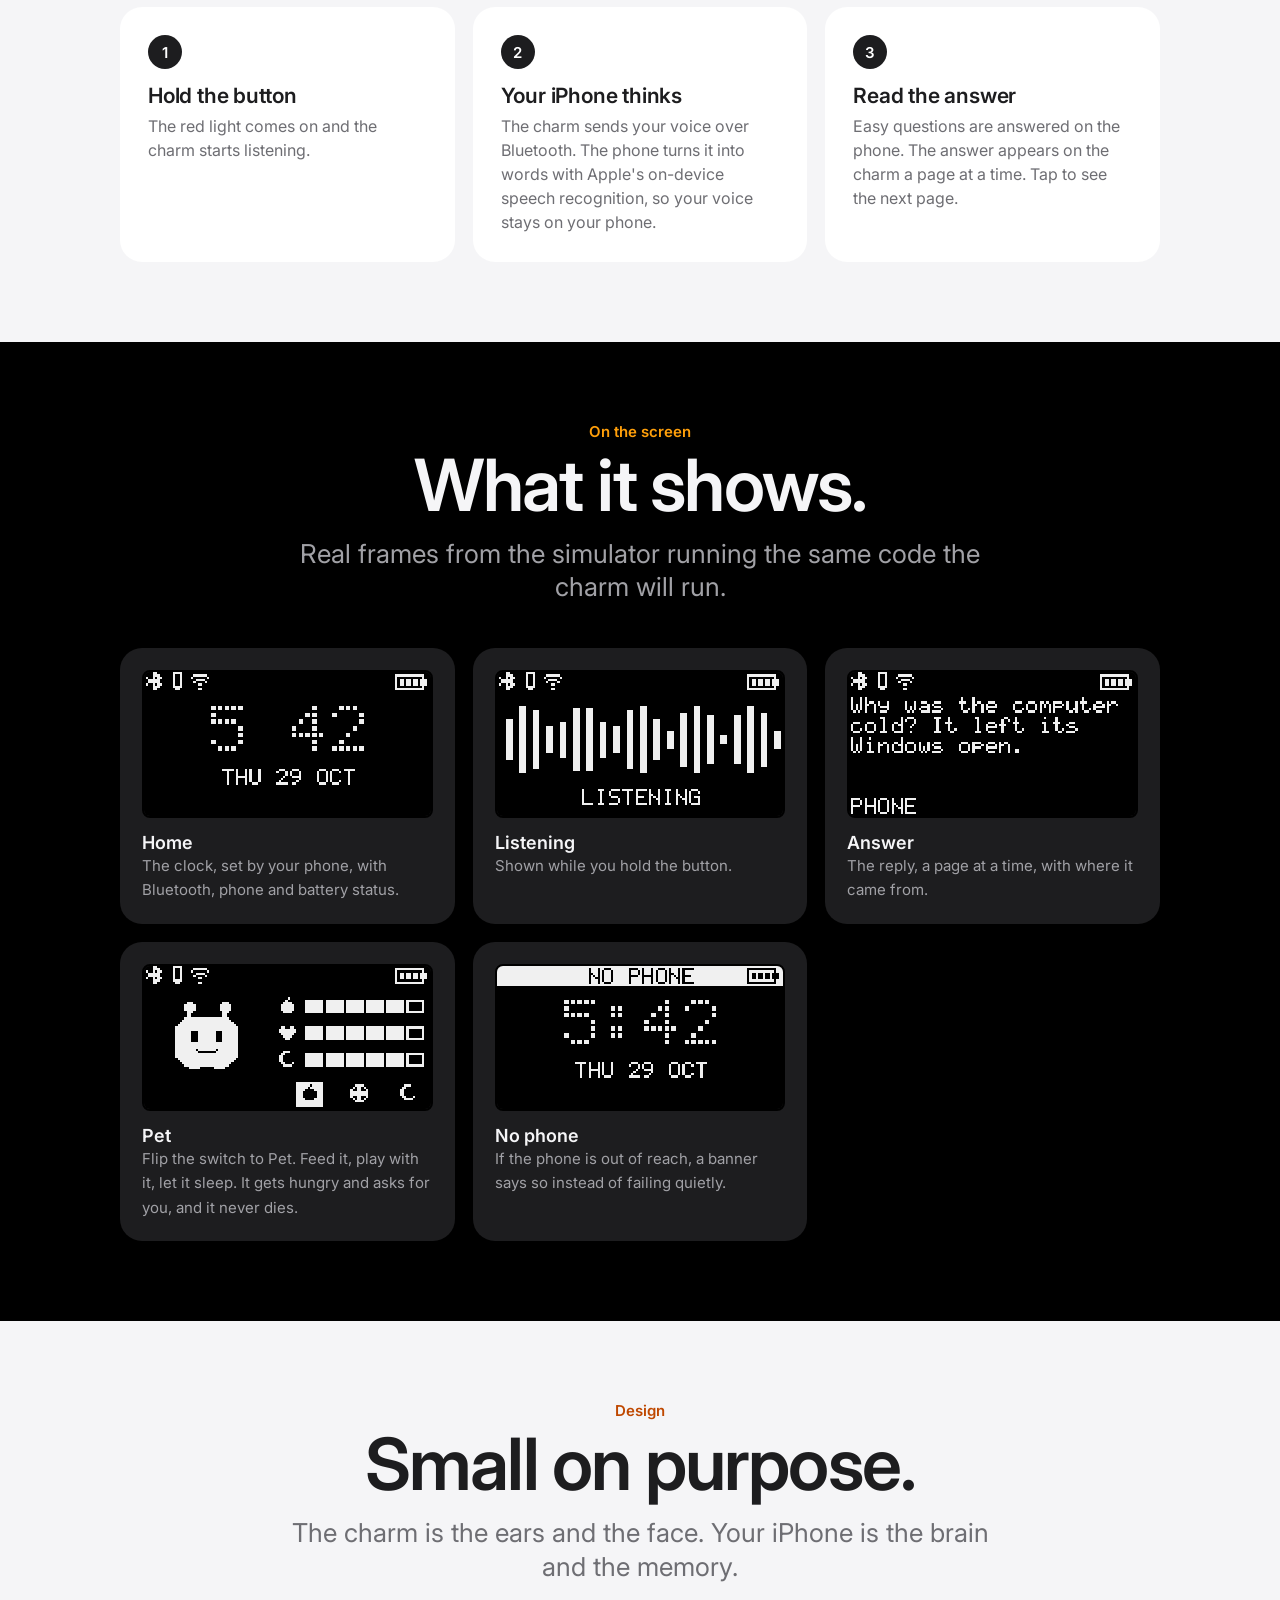
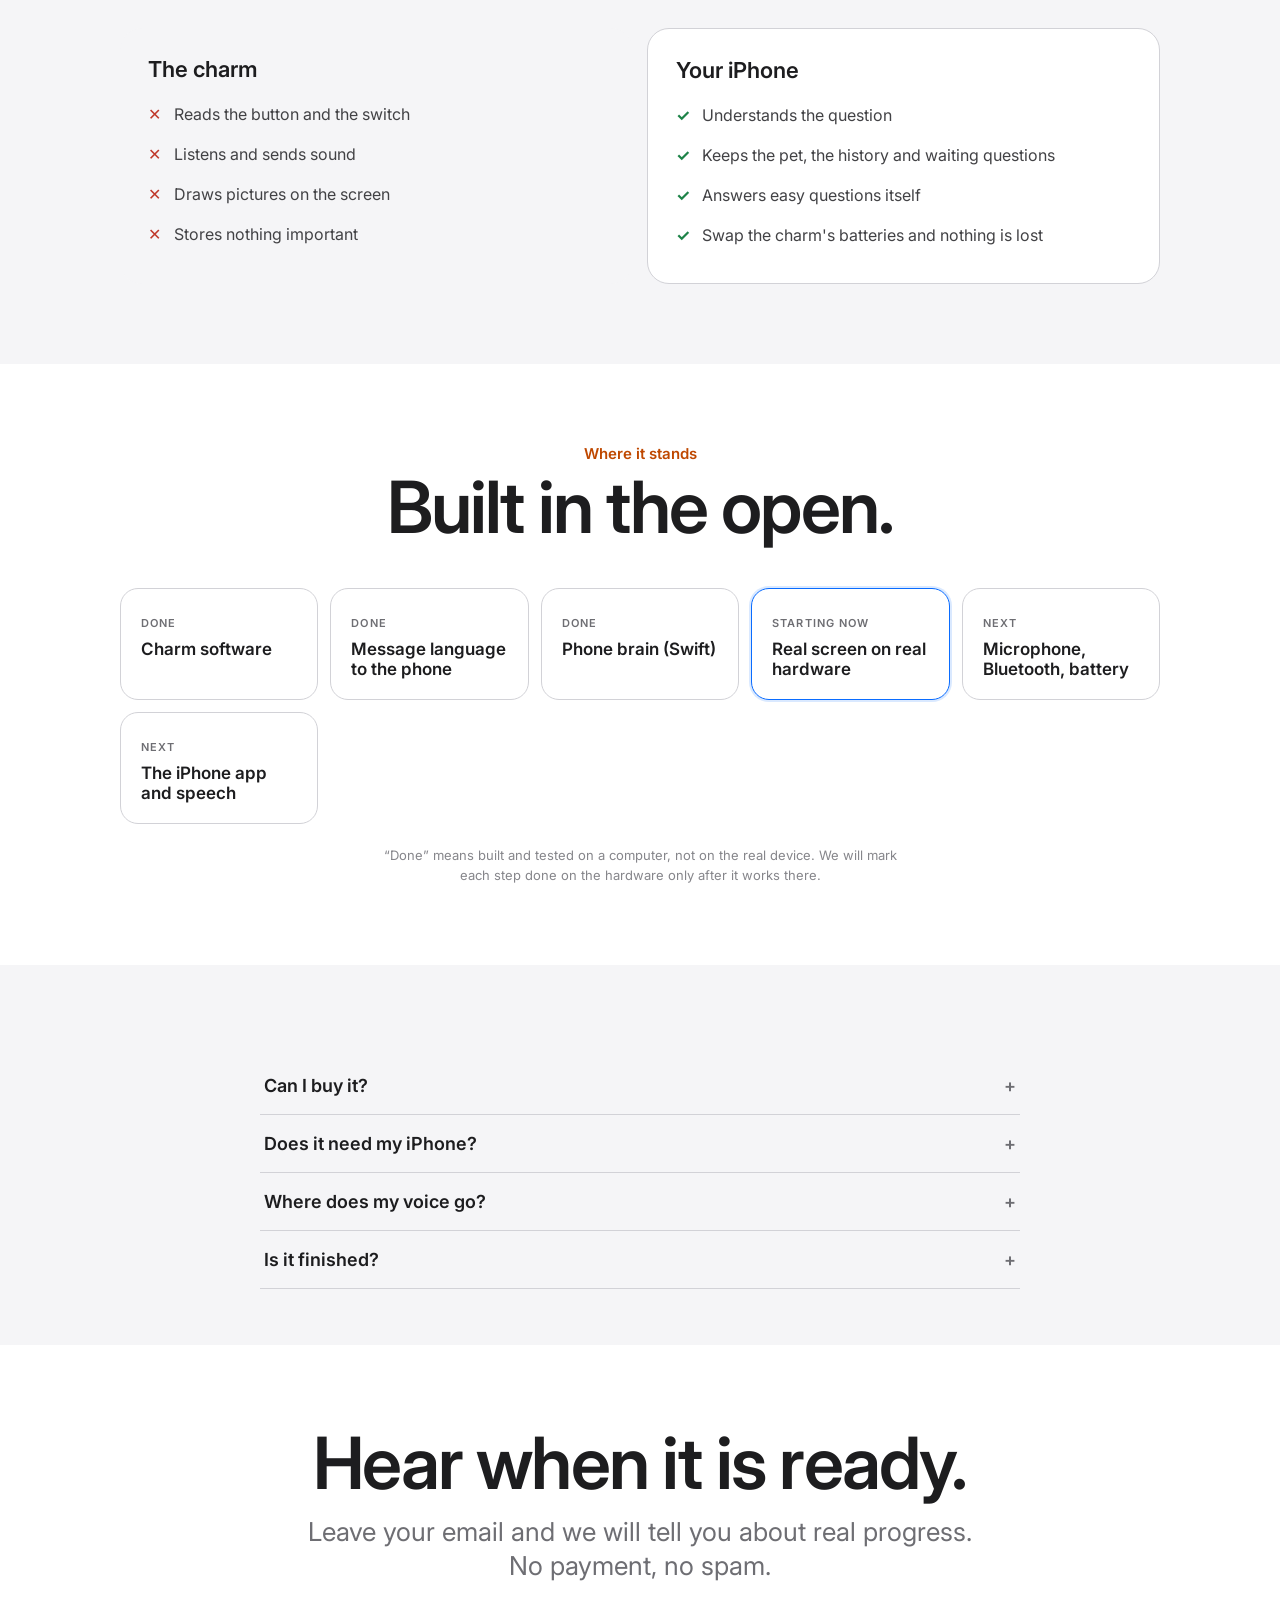
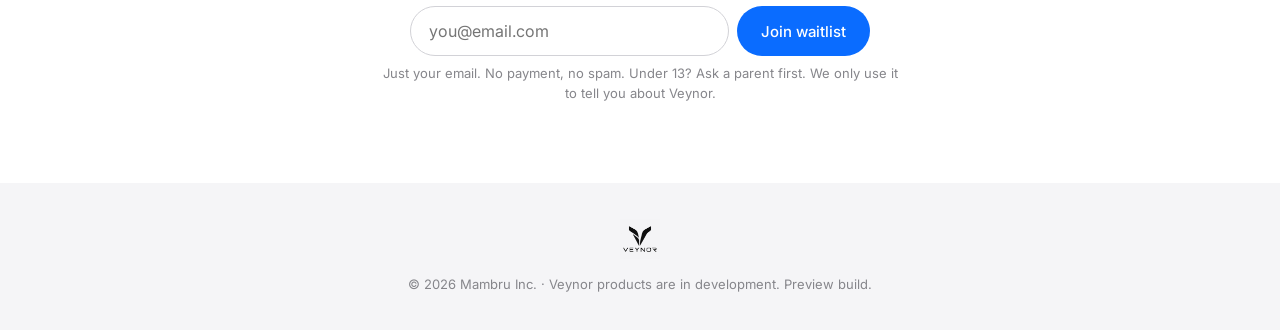
<file: new/charm.html>
<!doctype html>
<html lang="en"><head><meta charset="utf-8">
<meta name="viewport" content="width=device-width,initial-scale=1">
<title>Veynor Charm</title>
<meta name="description" content="A keychain with a screen, one button and a pet. Hold the button, ask, and your iPhone answers. In development.">
<link rel="preconnect" href="https://fonts.googleapis.com">
<link href="https://fonts.googleapis.com/css2?family=Inter:wght@400;500;600&display=swap" rel="stylesheet">
<link rel="stylesheet" href="style.css">
</head><body>
<div class="bar">Preview only · not live · nothing here is for sale</div>
<nav><a class="logo" href="index.html"><img src="logo-mark.png" alt="Veynor"></a>
<div class="l"><a href="charm.html">Charm</a><a href="solis.html">Solis</a><a href="solis.html#os">Veynor OS</a></div>
<a class="cta" href="charm.html#waitlist">Join waitlist</a></nav>


<header class="hero">
<p style="font:600 15px var(--s);color:#bf4800;margin-bottom:10px">In development</p>
<h1>Veynor Charm.</h1>
<p class="lead">A keychain you talk to. Hold the button, ask a question, and read the answer on its screen.</p>
<a class="pill" href="#waitlist">Join the waitlist</a><a class="pill o" href="#how">How it works ›</a>
</header>

<section class="tile dark">
<p class="eyebrow">The device</p>
<h2>One button. One switch.<br>One small screen.</h2>
<p class="sub">A 128 × 64 screen, a single button and a slide switch between Chat and Pet. That is the whole interface.</p>
<div class="dev"><div class="ring"></div><img class="scr" src="img/screen-answer.png" alt="The charm screen"><div class="btnrow"><div class="btn1" title="the one button"></div><div class="sw" title="Chat / Pet switch"></div></div></div>
<p class="hintt">The screen above is a real frame from our simulator. Product photos will come when the hardware is built.</p>
</section>

<section class="tile soft" id="how">
<p class="eyebrow">How it works</p>
<h2>Hold. Ask. Read.</h2>
<div class="steps">
<div class="step"><b>Hold the button</b><span>The red light comes on and the charm starts listening.</span></div>
<div class="step"><b>Your iPhone thinks</b><span>The charm sends your voice over Bluetooth. The phone turns it into words with Apple's on-device speech recognition, so your voice stays on your phone.</span></div>
<div class="step"><b>Read the answer</b><span>Easy questions are answered on the phone. The answer appears on the charm a page at a time. Tap to see the next page.</span></div>
</div>
</section>

<section class="tile dark">
<p class="eyebrow">On the screen</p>
<h2>What it shows.</h2>
<p class="sub">Real frames from the simulator running the same code the charm will run.</p>
<div class="screens">
<figure><img src="img/screen-home.png" alt="Home screen"><b>Home</b><span>The clock, set by your phone, with Bluetooth, phone and battery status.</span></figure>
<figure><img src="img/screen-listening.png" alt="Listening screen"><b>Listening</b><span>Shown while you hold the button.</span></figure>
<figure><img src="img/screen-answer.png" alt="Answer screen"><b>Answer</b><span>The reply, a page at a time, with where it came from.</span></figure>
<figure><img src="img/screen-pet.png" alt="Pet screen"><b>Pet</b><span>Flip the switch to Pet. Feed it, play with it, let it sleep. It gets hungry and asks for you, and it never dies.</span></figure>
<figure><img src="img/screen-nophone.png" alt="No phone screen"><b>No phone</b><span>If the phone is out of reach, a banner says so instead of failing quietly.</span></figure>
</div>
</section>

<section class="tile soft">
<p class="eyebrow">Design</p>
<h2>Small on purpose.</h2>
<p class="sub">The charm is the ears and the face. Your iPhone is the brain and the memory.</p>
<div class="cmp">
<div class="no"><h3>The charm</h3><ul><li>Reads the button and the switch</li><li>Listens and sends sound</li><li>Draws pictures on the screen</li><li>Stores nothing important</li></ul></div>
<div class="yes"><h3>Your iPhone</h3><ul><li>Understands the question</li><li>Keeps the pet, the history and waiting questions</li><li>Answers easy questions itself</li><li>Swap the charm's batteries and nothing is lost</li></ul></div>
</div>
</section>

<section class="tile" id="status">
<p class="eyebrow">Where it stands</p>
<h2>Built in the open.</h2>
<div class="stages">
<div class="stage"><small>Done</small><b>Charm software</b></div>
<div class="stage"><small>Done</small><b>Message language to the phone</b></div>
<div class="stage"><small>Done</small><b>Phone brain (Swift)</b></div>
<div class="stage now"><small>Starting now</small><b>Real screen on real hardware</b></div>
<div class="stage"><small>Next</small><b>Microphone, Bluetooth, battery</b></div>
<div class="stage"><small>Next</small><b>The iPhone app and speech</b></div>
</div>
<p class="fine" style="margin-top:22px">“Done” means built and tested on a computer, not on the real device. We will mark each step done on the hardware only after it works there.</p>
</section>

<section class="honest"><div class="faq">
<details><summary>Can I buy it?</summary><p>Not yet. There is no price and no ship date. Joining the waitlist is only an email address and nothing is charged.</p></details>
<details><summary>Does it need my iPhone?</summary><p>Yes. The charm is built to work with an iPhone, which does the thinking. The iPhone app is still being built.</p></details>
<details><summary>Where does my voice go?</summary><p>The design keeps it on your phone: speech is recognised on-device with Apple's speech recognition. Only harder questions would ever leave the phone, and only as text. That part is not built yet.</p></details>
<details><summary>Is it finished?</summary><p>No. The software is built and tested on a computer. The first tests on real hardware are only starting.</p></details>
</div></section>

<section class="tile" id="waitlist">
<h2>Hear when it is ready.</h2>
<p class="sub">Leave your email and we will tell you about real progress. No payment, no spam.</p>
<form class="wl" data-waitlist><input type="email" required placeholder="you@email.com" aria-label="Email address" autocomplete="email"><button type="submit">Join waitlist</button></form>
<p class="fine wl-status" role="status">Just your email. No payment, no spam. Under 13? Ask a parent first. We only use it to tell you about Veynor.</p>
</section>
<footer><img src="logo-full.png" alt="Veynor"><div>© 2026 Mambru Inc. · Veynor products are in development. Preview build.</div></footer>
<script src="../shared/captcha.js"></script><script src="waitlist.js"></script>
</body></html>
</file>
<file: style.css>
:root{--bg:#fff;--soft:#f5f5f7;--ink:#1d1d1f;--mute:#6e6e73;--line:#d2d2d7;--blue:#0a6cff;--dark:#000;--s:'Inter',-apple-system,system-ui,sans-serif}
*{box-sizing:border-box;margin:0;padding:0}
html{scroll-behavior:smooth}
body{background:var(--bg);color:var(--ink);font-family:var(--s);line-height:1.5;-webkit-font-smoothing:antialiased;overflow-x:hidden}
a{color:inherit;text-decoration:none}
.bar{background:var(--ink);color:#f5f5f7;font:500 11px var(--s);letter-spacing:.12em;text-align:center;padding:7px 16px;text-transform:uppercase}
nav{position:sticky;top:0;z-index:10;display:flex;justify-content:space-between;align-items:center;padding:0 24px;height:52px;background:rgba(255,255,255,.82);backdrop-filter:saturate(180%) blur(20px);border-bottom:1px solid rgba(0,0,0,.08)}
nav .logo img{height:30px;display:block;mix-blend-mode:multiply}
nav .l{display:flex;gap:28px;font:400 13px var(--s);color:#424245}
nav .l a:hover{color:#000}
nav .cta{font:500 12px var(--s);background:var(--blue);color:#fff;padding:6px 14px;border-radius:99px}
.hero{text-align:center;padding:96px 24px 80px}
.hero h1{font:600 clamp(44px,8vw,96px)/1.03 var(--s);letter-spacing:-.03em;max-width:980px;margin:0 auto 18px}
.hero p.lead{font:400 clamp(19px,2.4vw,28px)/1.3 var(--s);color:var(--mute);max-width:720px;margin:0 auto 28px}
.pill{display:inline-block;font:500 15px var(--s);padding:11px 22px;border-radius:99px;background:var(--blue);color:#fff;transition:.2s}
.pill:hover{background:#0057d6}
.pill.o{background:none;color:var(--blue);margin-left:6px}
.pill.o:hover{background:none;text-decoration:underline}
.tile{padding:80px 24px;text-align:center}
.tile.soft{background:var(--soft)}
.tile.dark{background:var(--dark);color:#f5f5f7}
.tile .eyebrow{font:600 15px var(--s);color:#bf4800;margin-bottom:6px}
.tile.dark .eyebrow{color:#ff9f0a}
.tile h2{font:600 clamp(36px,6vw,72px)/1.05 var(--s);letter-spacing:-.025em;margin-bottom:14px}
.tile p.sub{font:400 clamp(18px,2.2vw,26px)/1.3 var(--s);color:var(--mute);max-width:700px;margin:0 auto 24px}
.tile.dark p.sub{color:#a1a1a6}
.split{display:grid;grid-template-columns:repeat(auto-fit,minmax(300px,1fr));gap:12px;padding:12px;background:#fff}
.split .tile{border-radius:22px}
.wrap{max-width:1040px;margin:0 auto}
.facts{display:grid;grid-template-columns:repeat(auto-fit,minmax(240px,1fr));gap:20px;max-width:1040px;margin:48px auto 0;text-align:left}
.fact{background:#fff;border-radius:22px;padding:30px 28px}
.tile.dark .fact{background:#1d1d1f}
.fact b{font:600 22px var(--s);display:block;margin-bottom:8px;letter-spacing:-.01em}
.fact span{color:var(--mute);font-size:16px}
.tile.dark .fact span{color:#a1a1a6}
.status{display:inline-block;margin-top:14px;font:600 11px var(--s);letter-spacing:.1em;text-transform:uppercase;padding:4px 10px;border-radius:99px;background:#f2f2f2;color:#6e6e73}
.tile.dark .status{background:#2c2c2e;color:#a1a1a6}
.charm-art{max-width:520px;margin:10px auto 0}
.charm-art svg{width:100%;height:auto;display:block}
.honest{background:var(--soft);padding:56px 24px;text-align:center}
.honest p{max-width:720px;margin:0 auto;color:var(--mute);font-size:17px}
.honest b{color:var(--ink)}
form.wl{display:flex;gap:8px;max-width:460px;margin:22px auto 8px;flex-wrap:wrap;justify-content:center}
form.wl input{flex:1 1 220px;padding:14px 18px;border:1px solid var(--line);border-radius:99px;font:400 16px var(--s);background:#fff;color:var(--ink)}
form.wl button{padding:14px 24px;border:0;border-radius:99px;background:var(--blue);color:#fff;font:500 15px var(--s);cursor:pointer}
form.wl button:disabled{opacity:.5;cursor:not-allowed}
.fine{font-size:13px;color:#86868b;max-width:520px;margin:0 auto}
footer{background:var(--soft);padding:36px 24px;text-align:center;color:#86868b;font-size:13px}
footer img{height:40px;mix-blend-mode:multiply;margin-bottom:10px}
@media(max-width:640px){nav .l{display:none}}
/* v2: real screens, specs, stages, faq */
.dev{max-width:440px;margin:28px auto 0;background:linear-gradient(145deg,#2a2a2c,#101011);border-radius:48px;padding:34px 30px 40px;border:1px solid #3a3a3c;box-shadow:0 40px 80px -30px rgba(0,0,0,.8)}
.dev .ring{width:46px;height:46px;border:7px solid #8e8e93;border-radius:50%;margin:-62px auto 14px;background:#000}
.dev img.scr{display:block;width:100%;image-rendering:pixelated;border-radius:8px;border:2px solid #000;background:#000}
.dev .btnrow{display:flex;justify-content:center;gap:22px;margin-top:26px;align-items:center}
.dev .btn1{width:74px;height:74px;border-radius:50%;background:#1c1c1e;border:3px solid #48484a;box-shadow:inset 0 0 0 12px #2c2c2e}
.dev .sw{width:78px;height:28px;border-radius:99px;background:#1c1c1e;border:2px solid #48484a;position:relative}
.dev .sw:before{content:"";position:absolute;left:3px;top:3px;width:34px;height:18px;border-radius:99px;background:#a1a1a6}
.screens{display:grid;grid-template-columns:repeat(auto-fit,minmax(260px,1fr));gap:18px;max-width:1040px;margin:44px auto 0;text-align:left}
.screens figure{background:#1d1d1f;border-radius:22px;padding:22px}
.screens img{display:block;width:100%;image-rendering:pixelated;border-radius:8px;border:2px solid #000;background:#000}
.screens b{display:block;margin-top:14px;font:600 18px var(--s)}
.screens span{color:#a1a1a6;font-size:15px}
.steps{display:grid;grid-template-columns:repeat(auto-fit,minmax(220px,1fr));gap:18px;max-width:1040px;margin:44px auto 0;text-align:left;counter-reset:s}
.step{background:#fff;border-radius:22px;padding:28px;counter-increment:s}
.step:before{content:counter(s);display:inline-flex;width:34px;height:34px;border-radius:50%;background:var(--ink);color:#fff;align-items:center;justify-content:center;font:600 15px var(--s);margin-bottom:14px}
.step b{display:block;font:600 21px var(--s);margin-bottom:6px;letter-spacing:-.01em}
.step span{color:var(--mute);font-size:16px}
.spec{max-width:900px;margin:44px auto 0;text-align:left;border-top:1px solid var(--line)}
.spec div{display:grid;grid-template-columns:minmax(120px,200px) 1fr;gap:20px;padding:22px 4px;border-bottom:1px solid var(--line)}
.spec dt{font:600 15px var(--s);color:var(--mute)}
.spec dd b{display:block;font:600 19px var(--s);margin-bottom:4px}
.spec dd span{color:var(--mute);font-size:15px}
.tag2{display:inline-block;font:600 10px var(--s);letter-spacing:.1em;text-transform:uppercase;padding:2px 8px;border-radius:99px;background:#fff3d6;color:#8a5a00;margin-left:8px;vertical-align:2px}
.stages{display:grid;grid-template-columns:repeat(auto-fit,minmax(170px,1fr));gap:12px;max-width:1040px;margin:44px auto 0;text-align:left}
.stage{background:#fff;border-radius:18px;padding:20px;border:1px solid var(--line)}
.stage small{font:600 11px var(--s);letter-spacing:.1em;text-transform:uppercase;color:var(--mute)}
.stage b{display:block;margin-top:6px;font:600 17px var(--s)}
.stage.now{border-color:var(--blue);box-shadow:0 0 0 2px rgba(10,108,255,.15)}
.cmp{display:grid;grid-template-columns:repeat(auto-fit,minmax(280px,1fr));gap:14px;max-width:1040px;margin:44px auto 0;text-align:left}
.cmp>div{border-radius:22px;padding:28px}
.cmp .no{background:#f5f5f7}.cmp .yes{background:#fff;border:1px solid var(--line)}
.cmp h3{font:600 22px var(--s);margin-bottom:12px}
.cmp li{list-style:none;padding:8px 0 8px 26px;position:relative;color:#424245;font-size:16px}
.cmp .no li:before{content:"✕";position:absolute;left:0;color:#c0392b}
.cmp .yes li:before{content:"✓";position:absolute;left:0;color:#1d8348;font-weight:700}
.faq{max-width:760px;margin:36px auto 0;text-align:left}
.faq details{border-bottom:1px solid var(--line);padding:18px 4px}
.faq summary{cursor:pointer;font:600 18px var(--s);list-style:none}
.faq summary::-webkit-details-marker{display:none}
.faq summary:after{content:"+";float:right;color:var(--mute)}
.faq details[open] summary:after{content:"–"}
.faq p{margin-top:10px;color:var(--mute);font-size:16px}
#stl{position:relative;aspect-ratio:16/10;max-width:760px;margin:36px auto 0;border-radius:22px;background:radial-gradient(circle at 50% 40%,#2a2a2e,#000 70%);overflow:hidden}
#stl .st{position:absolute;inset:0;display:flex;align-items:center;justify-content:center;color:#8e8e93;font:500 13px var(--s)}
.hintt{font-size:12px;color:#8e8e93;margin-top:10px}
@media(max-width:640px){.spec div{grid-template-columns:1fr;gap:4px}}

.wl-status.ok{color:#1d7a3a}.wl-status.err{color:#b3261e}

/* Veynor Store: app catalog, separate from hardware. */
.app-grid{display:grid;grid-template-columns:repeat(2,minmax(0,1fr));gap:18px;max-width:1040px;margin:40px auto 0;text-align:left}
.app-card{background:#fff;border:1px solid var(--line);border-radius:22px;padding:32px;display:flex;flex-direction:column;align-items:flex-start}
.app-card h3{font:600 30px/1.15 var(--s);letter-spacing:-.02em;margin:8px 0 12px}
.app-card>p:not(.eyebrow){color:var(--mute);font-size:18px;margin-bottom:24px}
.app-card .pill{margin-top:auto}
form.wl .wl-consent{flex:1 1 100%;display:flex;align-items:flex-start;gap:10px;text-align:left;font-size:13px;color:var(--mute);padding:12px 4px}
form.wl .wl-consent input{flex:0 0 auto;width:18px;height:18px;margin-top:1px;accent-color:var(--blue)}
a:focus-visible,button:focus-visible,input:focus-visible,summary:focus-visible{outline:3px solid var(--blue);outline-offset:4px}
@media(max-width:640px){.app-grid{grid-template-columns:1fr}.app-card{padding:26px}.split{grid-template-columns:minmax(0,1fr)}}
</file>
<file: shared/thanks.css>
.thanks{max-width:900px;margin:0 auto;padding:clamp(64px,12vh,140px) 24px;text-align:center;min-height:65vh}
.thanks .eyebrow{font-size:14px;font-weight:600;color:#9c3900;margin-bottom:16px}
.thanks h1{font-size:clamp(36px,7vw,72px);font-weight:600;line-height:1.08;letter-spacing:-.03em;margin:0 auto 24px;max-width:800px}
.thanks .lead{font-size:clamp(18px,2.3vw,24px);color:#545459;max-width:650px;margin:0 auto 30px}
.thanks .note,.thanks noscript p{font-size:14px;color:#545459;max-width:560px;margin:24px auto}
.thanks .back{display:block;width:fit-content;margin:28px auto 0;color:#0057cf;text-decoration:underline}
.thanks .pill{background:#0057cf;max-width:100%}
a:focus-visible,button:focus-visible{outline:3px solid #0057cf;outline-offset:5px}
@media(prefers-reduced-motion:reduce){html{scroll-behavior:auto}.pill{transition:none}}
</file>
<file: shared/fonts.css>
/* Self-hosted fonts — added 2026-09-10, Rotation 1 (Brand).
   Was loading Inter/Space Grotesk/Space Mono from fonts.googleapis.com +
   fonts.gstatic.com on every page (index.html, home.html, reset-password.html)
   — same third-party-IP-leak pattern already fixed on the cungus/2AM site
   this morning (self-hosted there for the same reason: GDPR-relevant, and
   removes a render-blocking cross-origin round trip). Inter and Space
   Grotesk both ship as real variable fonts (confirmed via fontTools —
   Inter's wght axis covers 100–900, Space Grotesk's covers 300–700), so one
   file each covers every weight this site actually uses instead of needing
   a separate static file per weight. Space Mono isn't variable upstream, so
   it's two static files (400/700) same as Google served it. Latin subset
   only, matching what these pages actually render (no cyrillic/greek/
   vietnamese text anywhere in this ecosystem's copy). 103KB total across 4
   files vs. the external request chain (preconnect x2 + stylesheet + font
   files) this replaces. */

@font-face {
  font-family: 'Inter';
  font-style: normal;
  font-weight: 100 900;
  font-display: swap;
  src: url('fonts/inter.woff2') format('woff2');
}

@font-face {
  font-family: 'Space Grotesk';
  font-style: normal;
  font-weight: 300 700;
  font-display: swap;
  src: url('fonts/space-grotesk.woff2') format('woff2');
}

@font-face {
  font-family: 'Space Mono';
  font-style: normal;
  font-weight: 400;
  font-display: swap;
  src: url('fonts/space-mono-400.woff2') format('woff2');
}

@font-face {
  font-family: 'Space Mono';
  font-style: normal;
  font-weight: 700;
  font-display: swap;
  src: url('fonts/space-mono-700.woff2') format('woff2');
}
</file>
<file: shared/base.css>
/* ============================================================
   MAMBRU INC — shared design system.
   Apple-grade structure/motion restraint, pushed with a bolder
   hero-red accent. Red / white / black — the real brand palette
   (corrected 2026-08-26). Loaded by every page on the site.
   ============================================================ */

:root{
  --black:#050506;
  --deep:#08080b;
  --card:#0d0d11;
  --card2:#131317;
  --border:rgba(255,255,255,0.07);
  --border-hi:rgba(255,255,255,0.16);
  --red:#e2263a;
  --red-dim:rgba(226,38,58,0.22);
  --red-glow:rgba(226,38,58,0.12);
  /* Gold retired 2026-08-26 (Chris: "mambru inc is red white and black") — these two variable
     names are kept so every existing var(--gold)/var(--gold-dim) reference across the site still
     resolves correctly, but they now both point to white, not an actual gold color. */
  --gold:var(--white);
  --gold-dim:rgba(245,243,240,0.22);
  --white:#f5f3f0;
  --muted:rgba(245,243,240,0.4);
  --green:#3ee8a0;
  --d:'Inter',-apple-system,BlinkMacSystemFont,sans-serif;
  --s:'Inter',-apple-system,BlinkMacSystemFont,sans-serif;
  --m:'Space Mono',monospace;
  --dh:'Space Grotesk','Inter',-apple-system,BlinkMacSystemFont,sans-serif;
}

*,*::before,*::after{box-sizing:border-box;margin:0;padding:0}
html{scroll-behavior:smooth}
body{background:var(--black);color:var(--white);font-family:var(--d);overflow-x:hidden;cursor:none;-webkit-font-smoothing:antialiased}

/* GRAIN */
body::before{content:'';position:fixed;inset:0;background:url("data:image/svg+xml,%3Csvg xmlns='http://www.w3.org/2000/svg' width='300' height='300'%3E%3Cfilter id='n'%3E%3CfeTurbulence type='fractalNoise' baseFrequency='0.9' numOctaves='4'/%3E%3CfeColorMatrix type='saturate' values='0'/%3E%3C/filter%3E%3Crect width='300' height='300' filter='url(%23n)' opacity='0.025'/%3E%3C/svg%3E");pointer-events:none;z-index:1000;opacity:1}

/* CURSOR */
.cur{position:fixed;top:0;left:0;width:6px;height:6px;background:var(--white);border-radius:50%;pointer-events:none;z-index:9999;transform:translate(-50%,-50%);transition:width .2s,height .2s,opacity .2s;mix-blend-mode:difference}
.cur-ring{position:fixed;top:0;left:0;width:28px;height:28px;border:1px solid rgba(255,255,255,.2);border-radius:50%;pointer-events:none;z-index:9998;transform:translate(-50%,-50%);transition:width .3s,height .3s,border-color .3s}
body:hover .cur{opacity:1}

/* NAV — glass, hides on scroll-down, reveals on scroll-up */
nav{position:fixed;top:0;left:0;right:0;z-index:500;display:flex;align-items:center;justify-content:space-between;padding:0 52px;height:64px;transition:background .5s,border-color .5s,transform .5s cubic-bezier(.16,1,.3,1);border-bottom:1px solid transparent}
nav.scrolled{background:rgba(5,5,6,.72);backdrop-filter:blur(20px) saturate(1.6);-webkit-backdrop-filter:blur(20px) saturate(1.6);border-color:var(--border)}
nav.nav-hide{transform:translateY(-100%)}
.scroll-progress{position:fixed;top:0;left:0;height:2px;width:0%;background:linear-gradient(90deg,var(--red),var(--gold));z-index:600;transition:width .1s linear}
.nav-logo{font-family:var(--d);font-weight:800;letter-spacing:-.01em;font-size:18px;color:var(--white);text-decoration:none;display:flex;align-items:center;gap:10px}
.brand-mark{width:26px;height:26px;flex-shrink:0}
.footer-logo{display:flex;align-items:center;gap:8px}
.footer-logo .brand-mark{width:18px;height:18px;opacity:.7}
.nav-center{display:flex;gap:40px}
.nav-center a{color:var(--muted);text-decoration:none;font-family:var(--d);font-weight:500;font-size:12px;letter-spacing:.01em;transition:color .2s;position:relative;padding-bottom:3px}
.nav-center a::after{content:'';position:absolute;bottom:0;left:0;width:0;height:1px;background:var(--red);transition:width .3s}
.nav-center a:hover,.nav-center a.active{color:var(--white)}
.nav-center a:hover::after,.nav-center a.active::after{width:100%}
.nav-right{display:flex;align-items:center;gap:24px}

/* ── ENTRANCE ANIMATION ── */
@keyframes fu{from{opacity:0;transform:translateY(24px)}to{opacity:1;transform:translateY(0)}}

/* ── MINI-HERO (secondary page headers) ── */
.mini-hero{position:relative;padding:150px 48px 48px;border-bottom:1px solid var(--border);overflow:hidden}
.mini-hero-glow{position:absolute;inset:0;background:radial-gradient(ellipse 70% 60% at 50% 0%,var(--red-glow),transparent 70%);pointer-events:none}
.mh-eye{font-family:var(--m);font-size:10px;letter-spacing:.3em;text-transform:uppercase;color:var(--red);margin-bottom:14px;display:flex;align-items:center;gap:12px;opacity:0;animation:fu .7s .05s forwards}
.mh-eye::before{content:'';width:24px;height:1px;background:currentColor;opacity:.6}
.mh-title{font-family:var(--dh);font-weight:700;letter-spacing:-.03em;font-size:clamp(48px,8vw,88px);line-height:.94;opacity:0;animation:fu .9s .16s cubic-bezier(.16,1,.3,1) forwards}
.mh-sub{font-size:17px;color:var(--muted);letter-spacing:0;margin-top:16px;max-width:560px;line-height:1.6;opacity:0;animation:fu .8s .3s forwards}

/* ── BUTTONS ── */
.btn-fill{background:var(--red);color:var(--white);border:none;padding:16px 34px;font-family:var(--d);font-weight:600;font-size:14px;letter-spacing:-.005em;cursor:pointer;border-radius:980px;transition:transform .35s cubic-bezier(.16,1,.3,1),background .25s;text-decoration:none;display:inline-flex;align-items:center;gap:10px;will-change:transform}
.btn-fill:hover{background:#f13850}
.btn-fill.gold{background:var(--gold);color:var(--black)}
.btn-fill.gold:hover{background:#e8e6e2}
.btn-line{background:transparent;color:var(--white);border:1px solid var(--border-hi);padding:16px 34px;font-family:var(--d);font-weight:600;font-size:14px;cursor:pointer;border-radius:980px;transition:all .25s;text-decoration:none;display:inline-flex;align-items:center;gap:10px}
.btn-line:hover{border-color:rgba(255,255,255,.35);background:rgba(255,255,255,.04)}
.btn-fill.sm,.btn-line.sm{padding:9px 20px;font-size:12px}
.magnetic{position:relative;display:inline-block}

/* ── WAITLIST FORM ── */
.waitlist{display:flex;gap:0;flex-wrap:wrap;justify-content:center;max-width:440px;margin:0 auto}
.waitlist-input{flex:1;min-width:220px;background:rgba(255,255,255,.04);border:1px solid var(--border-hi);border-right:none;color:var(--white);padding:15px 18px;font-family:var(--d);font-size:14px;outline:none;border-radius:980px 0 0 980px}
.waitlist-input:focus{border-color:rgba(255,255,255,.35)}
.waitlist-input::placeholder{color:var(--muted)}
.waitlist .btn-fill{border-radius:0 980px 980px 0;white-space:nowrap}
.waitlist-status{font-family:var(--m);font-size:10px;letter-spacing:.08em;margin-top:14px;min-height:14px;color:var(--muted)}
.waitlist-status.ok{color:var(--green)}
.waitlist-status.err{color:var(--red)}
@media(max-width:480px){
  .waitlist{flex-direction:column}
  .waitlist-input{border-right:1px solid var(--border-hi);border-radius:980px}
  .waitlist .btn-fill{border-radius:980px}
}

/* ── PRODUCT GRID (index / future products) ── */
.prod-grid{display:grid;grid-template-columns:repeat(2,1fr);gap:1px;background:var(--border)}
@media(max-width:800px){.prod-grid{grid-template-columns:1fr}}
.pc{position:relative;background:var(--black);overflow:hidden;aspect-ratio:4/5;display:flex;align-items:flex-end;padding:32px;text-decoration:none;color:var(--white)}
.pc-art{position:absolute;inset:0;z-index:0}
.pc-art svg{width:100%;height:100%;display:block}
.pc-scrim{position:absolute;inset:0;z-index:1;background:linear-gradient(180deg,transparent 30%,rgba(5,5,6,.9) 100%)}
.pc-body{position:relative;z-index:2;width:100%}
.pc-tag{font-family:var(--m);font-size:9px;letter-spacing:.25em;text-transform:uppercase;color:var(--gold);margin-bottom:10px}
.pc-name{font-family:var(--d);font-weight:800;letter-spacing:-.02em;font-size:clamp(26px,3vw,34px);margin-bottom:8px}
.pc-desc{font-size:14px;color:var(--muted);line-height:1.5;max-width:320px}
.pc-cta{display:inline-flex;align-items:center;gap:6px;margin-top:16px;font-family:var(--d);font-weight:600;font-size:13px;color:var(--white)}
.pc.soon{cursor:default}
.pc.soon .pc-name{color:var(--muted)}
.pc.soon .pc-tag{color:var(--muted)}

/* ── FOOTER ── */
footer{position:relative;z-index:2;border-top:1px solid var(--border);padding:32px 48px;display:flex;align-items:center;justify-content:space-between;flex-wrap:wrap;gap:20px}
.footer-logo{font-family:var(--d);font-weight:800;font-size:16px;letter-spacing:-.01em;color:rgba(245,243,240,.3)}
.footer-tagline{font-family:var(--m);font-size:10px;letter-spacing:.25em;text-transform:uppercase;color:var(--gold);margin-top:6px}
.footer-links{display:flex;gap:28px}
.footer-links a{font-size:11px;letter-spacing:.05em;color:rgba(245,243,240,.35);text-decoration:none;transition:color .2s}
.footer-links a:hover{color:var(--red)}
.footer-copy{font-size:10px;color:rgba(245,243,240,.2);letter-spacing:.02em}

/* ── RESPONSIVE / A11Y ── */
@media(max-width:900px){
  nav{padding:0 20px}
  .nav-center{display:none}
  footer{padding:24px 20px;flex-direction:column;align-items:flex-start}
  .mini-hero{padding:120px 20px 32px}
}
::-webkit-scrollbar{width:3px}
::-webkit-scrollbar-track{background:transparent}
::-webkit-scrollbar-thumb{background:var(--border)}
@media(prefers-reduced-motion:reduce){
  html{scroll-behavior:auto}
  *,*::before,*::after{animation-duration:.001ms!important;animation-iteration-count:1!important;transition-duration:.001ms!important}
}
:focus-visible{outline:1px solid var(--red);outline-offset:2px}
@media(hover:none),(pointer:coarse){
  body{cursor:auto}
  .cur,.cur-ring{display:none}
}

/* ── COMIC-STYLE DIAGONAL / HALFTONE DIVIDERS ───────────────────────────
   A tasteful nod to the "Marvel" side of the brief: a thin diagonal-cut
   line plus a small halftone-dot wedge tucked in the corner of each
   section break. Applied via .diag-divider on top of the normal border. */
.diag-divider{position:relative}
.diag-divider::before{content:'';position:absolute;top:-1px;left:0;right:0;height:2px;background:linear-gradient(100deg,transparent 0%,var(--border-hi) 8%,var(--red) 12%,var(--border-hi) 16%,transparent 30%,transparent 70%,var(--border-hi) 84%,var(--gold) 88%,var(--border-hi) 92%,transparent 100%);opacity:.7;pointer-events:none}
.diag-divider::after{content:'';position:absolute;top:0;right:0;width:130px;height:52px;background-image:radial-gradient(circle,rgba(255,255,255,.22) 1px,transparent 1.3px);background-size:7px 7px;clip-path:polygon(100% 0,100% 100%,42% 0);opacity:.4;pointer-events:none}

/* ── HERO PARTICLES ──────────────────────────────────────────────────── */
.hero-particles{position:absolute;inset:0;overflow:hidden;pointer-events:none;z-index:0}
.hp{position:absolute;border-radius:50%;opacity:0;animation:hpDrift linear infinite}
@keyframes hpDrift{
  0%{opacity:0;transform:translateY(0) scale(.6)}
  10%{opacity:.7}
  90%{opacity:.5}
  100%{opacity:0;transform:translateY(-140px) scale(1.1)}
}

/* ── MILESTONE TRACKER ───────────────────────────────────────────────── */
.milestones{padding:100px 0;border-top:1px solid var(--border)}
.milestone-track{display:flex;gap:0;margin-top:56px;position:relative}
.milestone-track::before{content:'';position:absolute;top:7px;left:0;right:0;height:1px;background:var(--border-hi)}
.milestone-track::after{content:'';position:absolute;top:7px;left:0;width:var(--progress,50%);height:1px;background:linear-gradient(90deg,var(--gold),var(--red))}
.milestone{flex:1;position:relative;padding-right:16px}
.milestone-dot{width:15px;height:15px;border-radius:50%;background:var(--card2);border:2px solid var(--border-hi);position:relative;z-index:1;margin-bottom:18px}
.milestone.done .milestone-dot{background:var(--gold);border-color:var(--gold)}
.milestone.active .milestone-dot{background:var(--red);border-color:var(--red);animation:milestonePulse 2s ease-out infinite}
@keyframes milestonePulse{0%{box-shadow:0 0 0 0 var(--red-dim)}70%{box-shadow:0 0 0 8px rgba(226,38,58,0)}100%{box-shadow:0 0 0 0 rgba(226,38,58,0)}}
.milestone-label{font-family:var(--m);font-size:9px;letter-spacing:.15em;text-transform:uppercase;color:var(--muted);margin-bottom:6px}
.milestone.done .milestone-label{color:var(--gold)}
.milestone.active .milestone-label{color:var(--red)}
.milestone-name{font-family:var(--dh);font-weight:600;font-size:16px;letter-spacing:-.01em;line-height:1.25}
@media(max-width:800px){
  .milestone-track{flex-direction:column;gap:24px}
  .milestone-track::before,.milestone-track::after{display:none}
  .milestone{padding-right:0;padding-left:24px;border-left:1px solid var(--border-hi)}
  .milestone-dot{position:absolute;left:-8px;top:0}
}

/* ── COMPARISON TABLE ────────────────────────────────────────────────── */
.compare{padding:100px 0;border-top:1px solid var(--border)}
.compare-grid{display:grid;grid-template-columns:1fr 1fr;gap:1px;background:var(--border);margin-top:48px;border:1px solid var(--border)}
@media(max-width:700px){.compare-grid{grid-template-columns:1fr}}
.compare-col{background:var(--black);padding:36px}
.compare-col.us{background:linear-gradient(160deg,rgba(226,38,58,.06),transparent 60%)}
.compare-col h3{font-family:var(--dh);font-weight:700;font-size:20px;letter-spacing:-.01em;margin-bottom:24px}
.compare-col.us h3{color:var(--gold)}
.compare-row{display:flex;gap:12px;align-items:flex-start;padding:12px 0;border-top:1px solid var(--border);font-size:14px;line-height:1.5;color:var(--muted)}
.compare-row:first-of-type{border-top:none}
.compare-row .mark{flex-shrink:0;width:18px;text-align:center;font-family:var(--m);font-size:13px}
.compare-col.us .compare-row .mark{color:var(--gold)}
.compare-col:not(.us) .compare-row .mark{color:rgba(226,38,58,.6)}

/* ── FAQ ACCORDION ───────────────────────────────────────────────────── */
.faq{padding:100px 0;border-top:1px solid var(--border)}
.faq-list{margin-top:48px;border-top:1px solid var(--border)}
.faq-item{border-bottom:1px solid var(--border)}
.faq-q{width:100%;background:none;border:none;color:var(--white);text-align:left;padding:22px 4px;font-family:var(--dh);font-weight:600;font-size:17px;letter-spacing:-.005em;cursor:pointer;display:flex;justify-content:space-between;align-items:center;gap:16px}
.faq-q .chev{font-family:var(--m);color:var(--muted);transition:transform .3s cubic-bezier(.16,1,.3,1);flex-shrink:0}
.faq-item.open .faq-q .chev{transform:rotate(45deg);color:var(--red)}
.faq-a{max-height:0;overflow:hidden;transition:max-height .4s cubic-bezier(.16,1,.3,1)}
.faq-a p{font-size:15px;line-height:1.7;color:var(--muted);padding:0 4px 22px;max-width:640px}
.faq-item.open .faq-a{max-height:220px}

/* ── LIVE BATTERY WIDGET ─────────────────────────────────────────────── */
.battery-widget{margin-top:36px;padding:20px 24px;background:rgba(255,255,255,.03);border:1px solid var(--border-hi);border-radius:16px;max-width:420px}
.panel.right .battery-widget{margin-left:auto}
.bw-head{display:flex;align-items:center;justify-content:space-between;margin-bottom:14px}
.bw-title{font-family:var(--m);font-size:9px;letter-spacing:.2em;text-transform:uppercase;color:var(--muted)}
.bw-live{display:flex;align-items:center;gap:6px;font-family:var(--m);font-size:9px;letter-spacing:.1em;text-transform:uppercase;color:var(--gold)}
.bw-live-dot{width:6px;height:6px;border-radius:50%;background:var(--gold);animation:bwPulse 1.6s ease-in-out infinite}
@keyframes bwPulse{0%,100%{opacity:1}50%{opacity:.3}}
.bw-row{display:flex;justify-content:space-between;align-items:baseline;margin-bottom:4px}
.bw-label{font-size:13px;color:var(--muted)}
.bw-value{font-family:var(--dh);font-weight:700;font-size:20px;color:var(--white)}
.bw-value.gold{color:var(--gold)}
.bw-bar{height:6px;border-radius:4px;background:var(--card2);margin:10px 0 14px;overflow:hidden}
.bw-bar-fill{height:100%;background:linear-gradient(90deg,var(--red),var(--gold));border-radius:4px;transition:width .6s ease}
.bw-note{font-size:11px;color:var(--muted);line-height:1.6}

/* ── EASTER EGG: ENERGY SURGE ────────────────────────────────────────── */
.energy-surge{position:fixed;inset:0;z-index:9500;pointer-events:none;background:radial-gradient(circle at 50% 50%,rgba(226,38,58,.35),rgba(224,179,74,.15) 45%,transparent 75%);opacity:0}
.energy-surge.fire{animation:surge .9s ease-out}
@keyframes surge{0%{opacity:0;transform:scale(.3)}30%{opacity:1;transform:scale(1)}100%{opacity:0;transform:scale(1.6)}}
.energy-toast{position:fixed;bottom:28px;left:50%;transform:translateX(-50%) translateY(16px);background:var(--deep);border:1px solid var(--gold);color:var(--white);padding:12px 22px;font-family:var(--m);font-size:10px;letter-spacing:.15em;text-transform:uppercase;z-index:9600;opacity:0;transition:all .35s;border-radius:980px}
.energy-toast.show{opacity:1;transform:translateX(-50%) translateY(0)}

@media(prefers-reduced-motion:reduce){
  .hp{display:none}
  .milestone-dot,.bw-live-dot{animation:none!important}
}
</file>
<file: new/style.css>
:root{--bg:#fff;--soft:#f5f5f7;--ink:#1d1d1f;--mute:#6e6e73;--line:#d2d2d7;--blue:#0a6cff;--dark:#000;--s:'Inter',-apple-system,system-ui,sans-serif}
*{box-sizing:border-box;margin:0;padding:0}
html{scroll-behavior:smooth}
body{background:var(--bg);color:var(--ink);font-family:var(--s);line-height:1.5;-webkit-font-smoothing:antialiased;overflow-x:hidden}
a{color:inherit;text-decoration:none}
.bar{background:var(--ink);color:#f5f5f7;font:500 11px var(--s);letter-spacing:.12em;text-align:center;padding:7px 16px;text-transform:uppercase}
nav{position:sticky;top:0;z-index:10;display:flex;justify-content:space-between;align-items:center;padding:0 24px;height:52px;background:rgba(255,255,255,.82);backdrop-filter:saturate(180%) blur(20px);border-bottom:1px solid rgba(0,0,0,.08)}
nav .logo img{height:30px;display:block;mix-blend-mode:multiply}
nav .l{display:flex;gap:28px;font:400 13px var(--s);color:#424245}
nav .l a:hover{color:#000}
nav .cta{font:500 12px var(--s);background:var(--blue);color:#fff;padding:6px 14px;border-radius:99px}
.hero{text-align:center;padding:96px 24px 80px}
.hero h1{font:600 clamp(44px,8vw,96px)/1.03 var(--s);letter-spacing:-.03em;max-width:980px;margin:0 auto 18px}
.hero p.lead{font:400 clamp(19px,2.4vw,28px)/1.3 var(--s);color:var(--mute);max-width:720px;margin:0 auto 28px}
.pill{display:inline-block;font:500 15px var(--s);padding:11px 22px;border-radius:99px;background:var(--blue);color:#fff;transition:.2s}
.pill:hover{background:#0057d6}
.pill.o{background:none;color:var(--blue);margin-left:6px}
.pill.o:hover{background:none;text-decoration:underline}
.tile{padding:80px 24px;text-align:center}
.tile.soft{background:var(--soft)}
.tile.dark{background:var(--dark);color:#f5f5f7}
.tile .eyebrow{font:600 15px var(--s);color:#bf4800;margin-bottom:6px}
.tile.dark .eyebrow{color:#ff9f0a}
.tile h2{font:600 clamp(36px,6vw,72px)/1.05 var(--s);letter-spacing:-.025em;margin-bottom:14px}
.tile p.sub{font:400 clamp(18px,2.2vw,26px)/1.3 var(--s);color:var(--mute);max-width:700px;margin:0 auto 24px}
.tile.dark p.sub{color:#a1a1a6}
.split{display:grid;grid-template-columns:repeat(auto-fit,minmax(300px,1fr));gap:12px;padding:12px;background:#fff}
.split .tile{border-radius:22px}
.wrap{max-width:1040px;margin:0 auto}
.facts{display:grid;grid-template-columns:repeat(auto-fit,minmax(240px,1fr));gap:20px;max-width:1040px;margin:48px auto 0;text-align:left}
.fact{background:#fff;border-radius:22px;padding:30px 28px}
.tile.dark .fact{background:#1d1d1f}
.fact b{font:600 22px var(--s);display:block;margin-bottom:8px;letter-spacing:-.01em}
.fact span{color:var(--mute);font-size:16px}
.tile.dark .fact span{color:#a1a1a6}
.status{display:inline-block;margin-top:14px;font:600 11px var(--s);letter-spacing:.1em;text-transform:uppercase;padding:4px 10px;border-radius:99px;background:#f2f2f2;color:#6e6e73}
.tile.dark .status{background:#2c2c2e;color:#a1a1a6}
.charm-art{max-width:520px;margin:10px auto 0}
.charm-art svg{width:100%;height:auto;display:block}
.honest{background:var(--soft);padding:56px 24px;text-align:center}
.honest p{max-width:720px;margin:0 auto;color:var(--mute);font-size:17px}
.honest b{color:var(--ink)}
form.wl{display:flex;gap:8px;max-width:460px;margin:22px auto 8px;flex-wrap:wrap;justify-content:center}
form.wl input{flex:1 1 220px;padding:14px 18px;border:1px solid var(--line);border-radius:99px;font:400 16px var(--s);background:#fff;color:var(--ink)}
form.wl button{padding:14px 24px;border:0;border-radius:99px;background:var(--blue);color:#fff;font:500 15px var(--s);cursor:pointer}
form.wl button:disabled{opacity:.5;cursor:not-allowed}
.fine{font-size:13px;color:#86868b;max-width:520px;margin:0 auto}
footer{background:var(--soft);padding:36px 24px;text-align:center;color:#86868b;font-size:13px}
footer img{height:40px;mix-blend-mode:multiply;margin-bottom:10px}
@media(max-width:640px){nav .l{display:none}}
/* v2: real screens, specs, stages, faq */
.dev{max-width:440px;margin:28px auto 0;background:linear-gradient(145deg,#2a2a2c,#101011);border-radius:48px;padding:34px 30px 40px;border:1px solid #3a3a3c;box-shadow:0 40px 80px -30px rgba(0,0,0,.8)}
.dev .ring{width:46px;height:46px;border:7px solid #8e8e93;border-radius:50%;margin:-62px auto 14px;background:#000}
.dev img.scr{display:block;width:100%;image-rendering:pixelated;border-radius:8px;border:2px solid #000;background:#000}
.dev .btnrow{display:flex;justify-content:center;gap:22px;margin-top:26px;align-items:center}
.dev .btn1{width:74px;height:74px;border-radius:50%;background:#1c1c1e;border:3px solid #48484a;box-shadow:inset 0 0 0 12px #2c2c2e}
.dev .sw{width:78px;height:28px;border-radius:99px;background:#1c1c1e;border:2px solid #48484a;position:relative}
.dev .sw:before{content:"";position:absolute;left:3px;top:3px;width:34px;height:18px;border-radius:99px;background:#a1a1a6}
.screens{display:grid;grid-template-columns:repeat(auto-fit,minmax(260px,1fr));gap:18px;max-width:1040px;margin:44px auto 0;text-align:left}
.screens figure{background:#1d1d1f;border-radius:22px;padding:22px}
.screens img{display:block;width:100%;image-rendering:pixelated;border-radius:8px;border:2px solid #000;background:#000}
.screens b{display:block;margin-top:14px;font:600 18px var(--s)}
.screens span{color:#a1a1a6;font-size:15px}
.steps{display:grid;grid-template-columns:repeat(auto-fit,minmax(220px,1fr));gap:18px;max-width:1040px;margin:44px auto 0;text-align:left;counter-reset:s}
.step{background:#fff;border-radius:22px;padding:28px;counter-increment:s}
.step:before{content:counter(s);display:inline-flex;width:34px;height:34px;border-radius:50%;background:var(--ink);color:#fff;align-items:center;justify-content:center;font:600 15px var(--s);margin-bottom:14px}
.step b{display:block;font:600 21px var(--s);margin-bottom:6px;letter-spacing:-.01em}
.step span{color:var(--mute);font-size:16px}
.spec{max-width:900px;margin:44px auto 0;text-align:left;border-top:1px solid var(--line)}
.spec div{display:grid;grid-template-columns:minmax(120px,200px) 1fr;gap:20px;padding:22px 4px;border-bottom:1px solid var(--line)}
.spec dt{font:600 15px var(--s);color:var(--mute)}
.spec dd b{display:block;font:600 19px var(--s);margin-bottom:4px}
.spec dd span{color:var(--mute);font-size:15px}
.tag2{display:inline-block;font:600 10px var(--s);letter-spacing:.1em;text-transform:uppercase;padding:2px 8px;border-radius:99px;background:#fff3d6;color:#8a5a00;margin-left:8px;vertical-align:2px}
.stages{display:grid;grid-template-columns:repeat(auto-fit,minmax(170px,1fr));gap:12px;max-width:1040px;margin:44px auto 0;text-align:left}
.stage{background:#fff;border-radius:18px;padding:20px;border:1px solid var(--line)}
.stage small{font:600 11px var(--s);letter-spacing:.1em;text-transform:uppercase;color:var(--mute)}
.stage b{display:block;margin-top:6px;font:600 17px var(--s)}
.stage.now{border-color:var(--blue);box-shadow:0 0 0 2px rgba(10,108,255,.15)}
.cmp{display:grid;grid-template-columns:repeat(auto-fit,minmax(280px,1fr));gap:14px;max-width:1040px;margin:44px auto 0;text-align:left}
.cmp>div{border-radius:22px;padding:28px}
.cmp .no{background:#f5f5f7}.cmp .yes{background:#fff;border:1px solid var(--line)}
.cmp h3{font:600 22px var(--s);margin-bottom:12px}
.cmp li{list-style:none;padding:8px 0 8px 26px;position:relative;color:#424245;font-size:16px}
.cmp .no li:before{content:"✕";position:absolute;left:0;color:#c0392b}
.cmp .yes li:before{content:"✓";position:absolute;left:0;color:#1d8348;font-weight:700}
.faq{max-width:760px;margin:36px auto 0;text-align:left}
.faq details{border-bottom:1px solid var(--line);padding:18px 4px}
.faq summary{cursor:pointer;font:600 18px var(--s);list-style:none}
.faq summary::-webkit-details-marker{display:none}
.faq summary:after{content:"+";float:right;color:var(--mute)}
.faq details[open] summary:after{content:"–"}
.faq p{margin-top:10px;color:var(--mute);font-size:16px}
#stl{position:relative;aspect-ratio:16/10;max-width:760px;margin:36px auto 0;border-radius:22px;background:radial-gradient(circle at 50% 40%,#2a2a2e,#000 70%);overflow:hidden}
#stl .st{position:absolute;inset:0;display:flex;align-items:center;justify-content:center;color:#8e8e93;font:500 13px var(--s)}
.hintt{font-size:12px;color:#8e8e93;margin-top:10px}
@media(max-width:640px){.spec div{grid-template-columns:1fr;gap:4px}}

.wl-status.ok{color:#1d7a3a}.wl-status.err{color:#b3261e}
</file>
